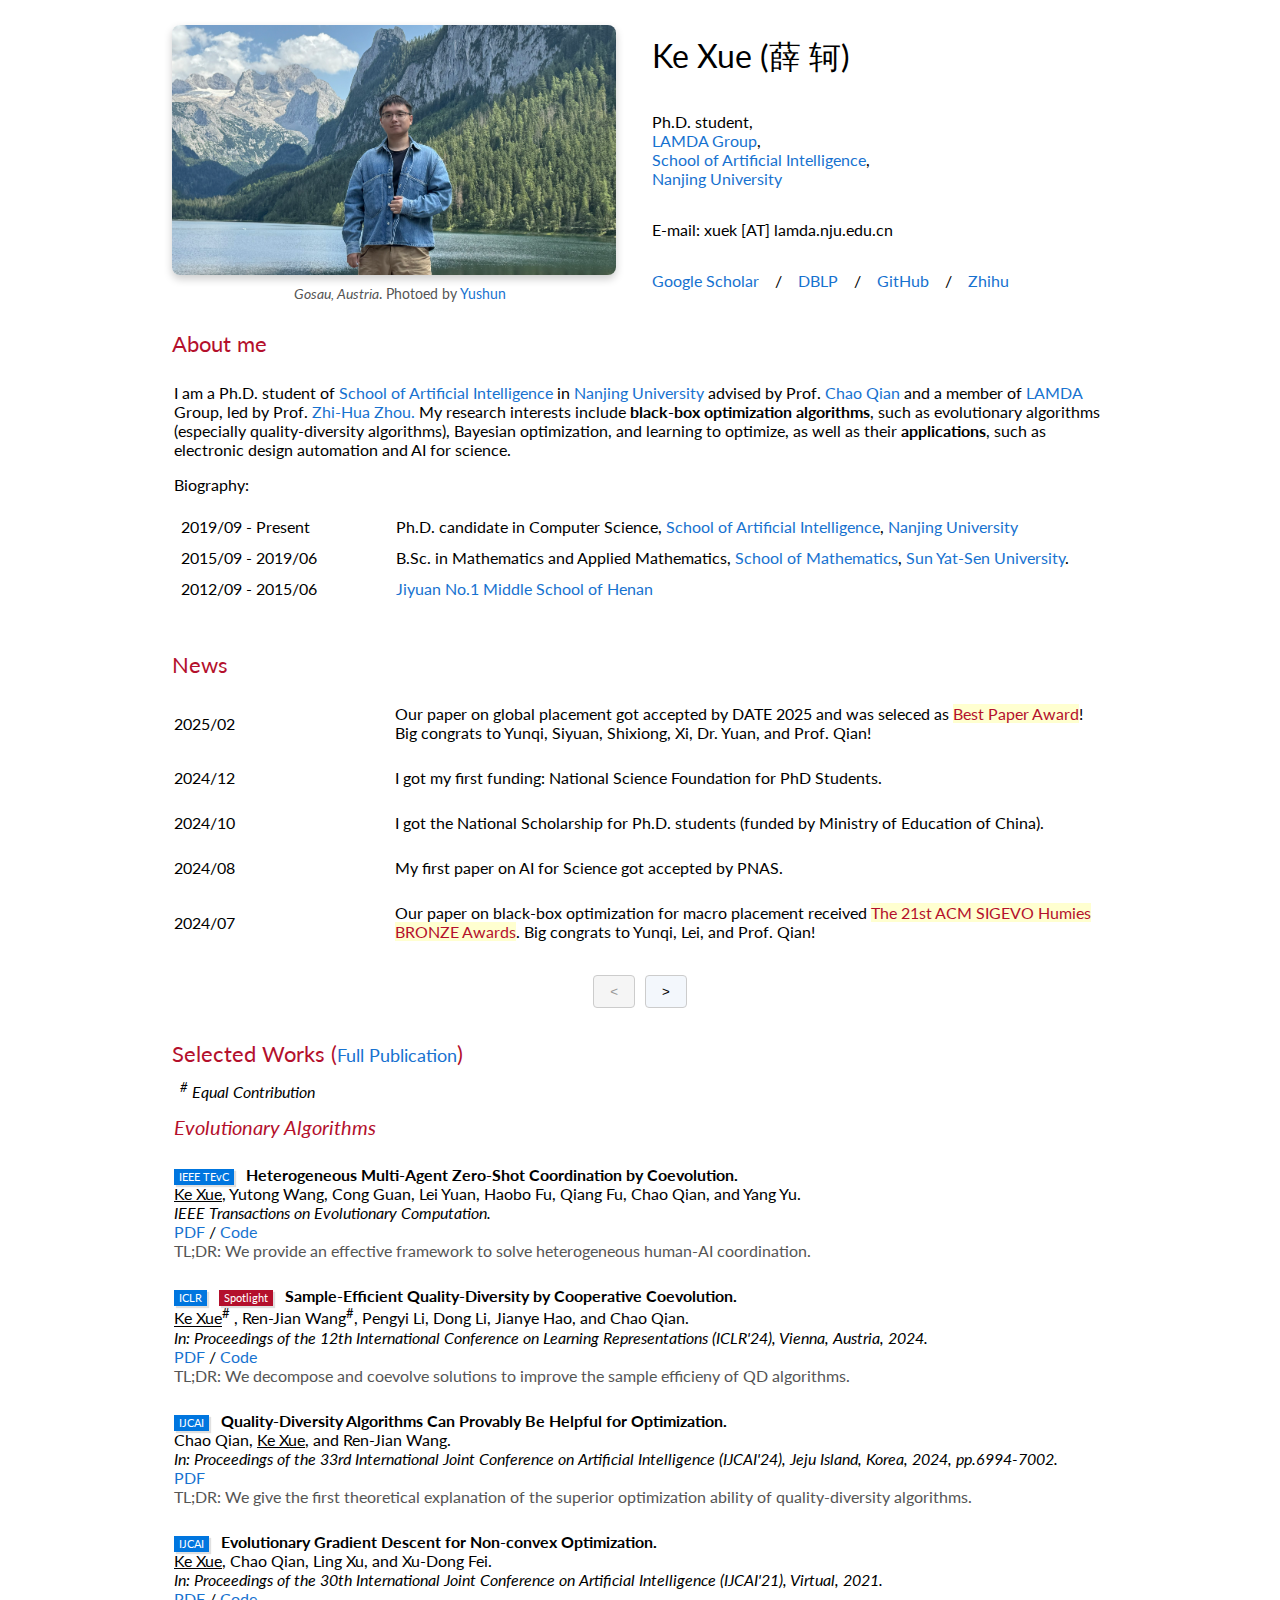
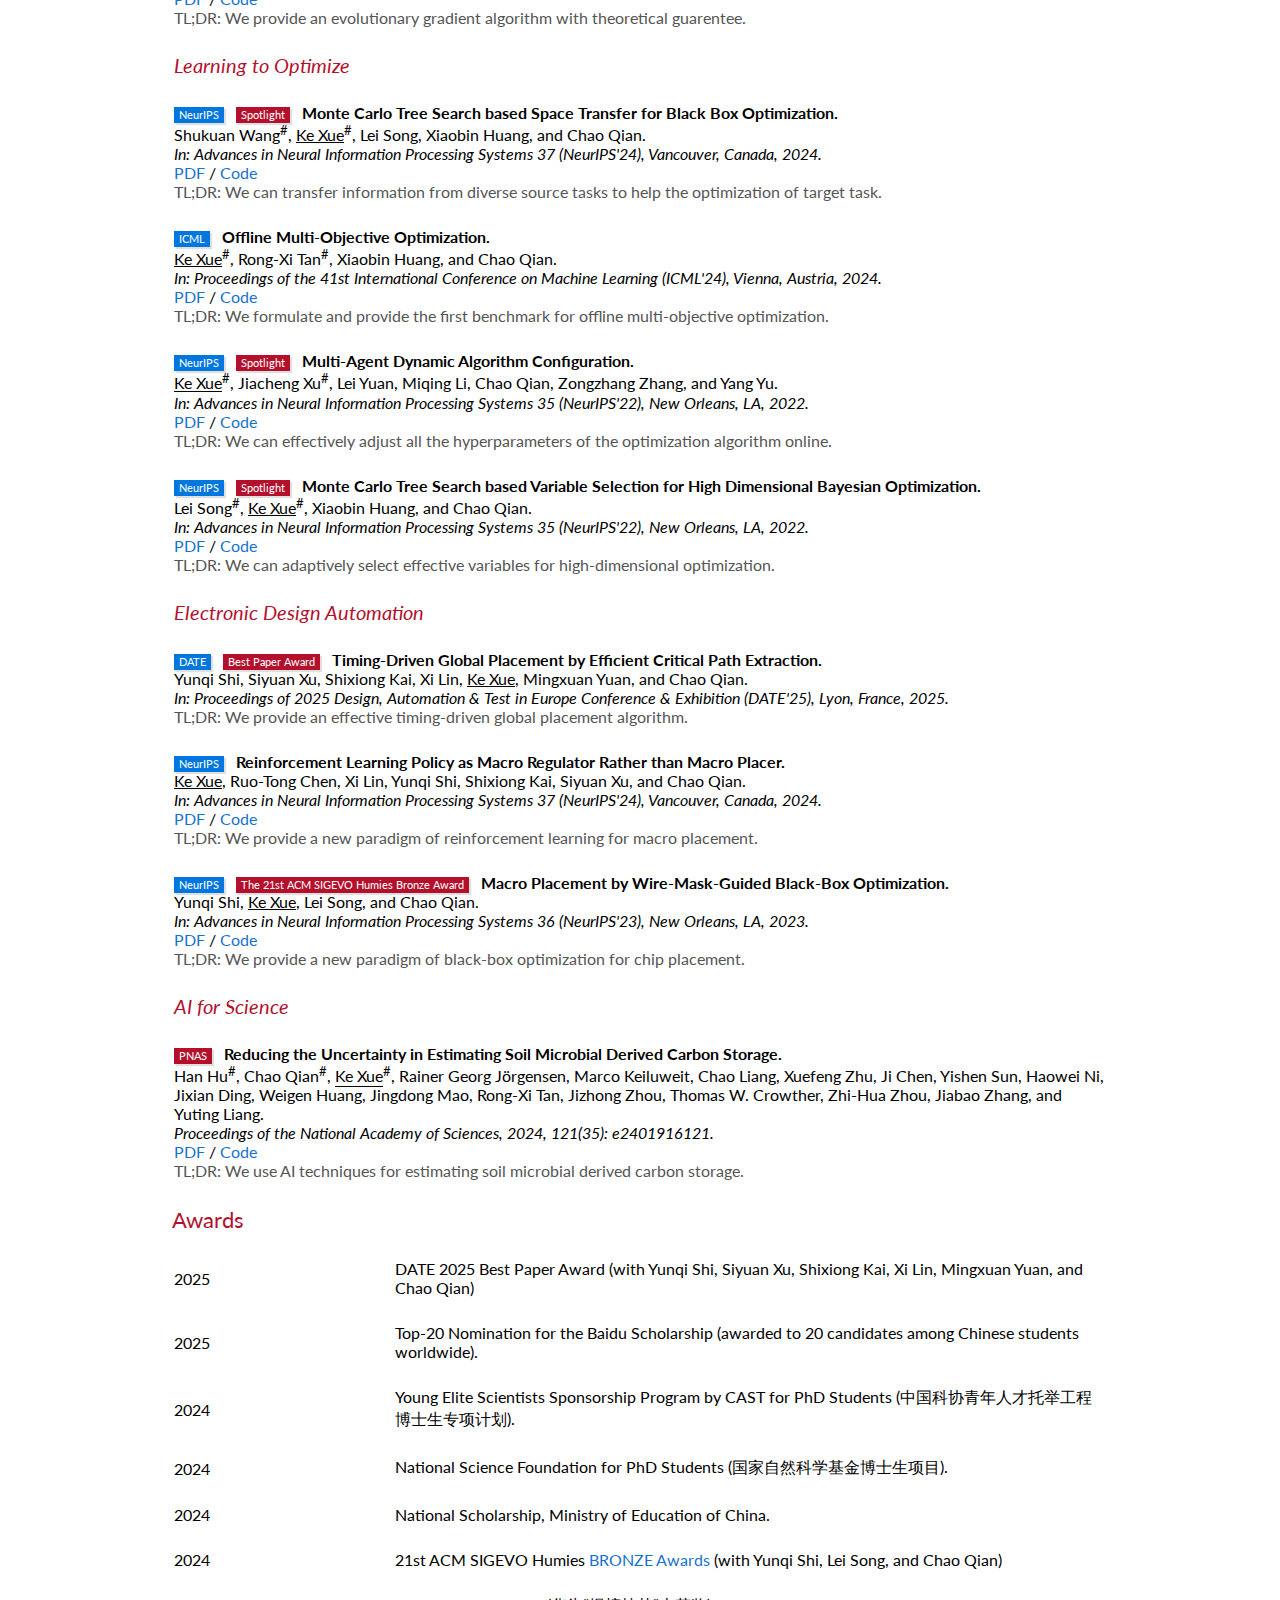
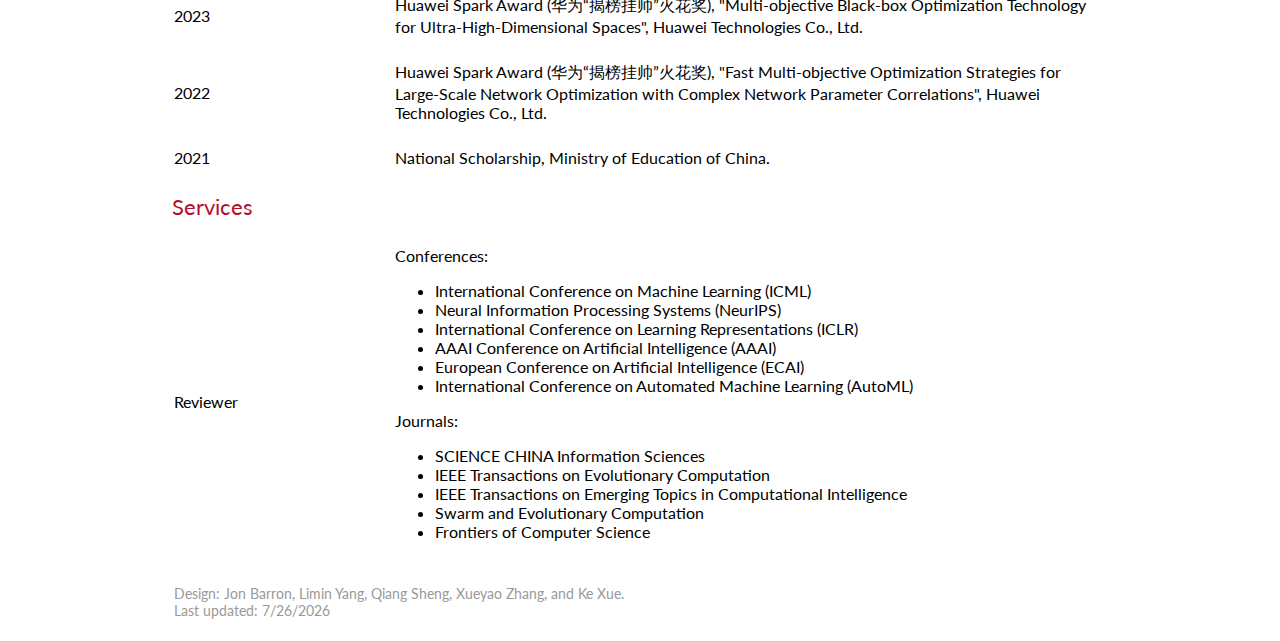
<file: index.html>
<!--
 * @Author: Jon Barron and Xueyao Zhang <xueyao_98@foxmail.com>
 * @Date: 2019-05-11 22:15:22
 * @Editors: whyisyoung
 * @EditTime: 2020-10-23 10:57:25
 -->
 <!DOCTYPE HTML PUBLIC "-//W3C//DTD HTML 4.01 Transitional//EN">

 <!-- https://ibruce.info/2015/04/04/busuanzi/#more -->
 <script async src="//busuanzi.ibruce.info/busuanzi/2.3/busuanzi.pure.mini.js"></script>
 
 <html>
 
 <head>
   <meta name=viewport content="width=device-width">
   <meta name="generator" content="HTML Tidy for Linux/x86 (vers 11 February 2007), see www.w3.org">
   <meta name="google-site-verification" content="p7SNRHPF7y83Q-nNBLkrxFhAAosW2t40unwTxByZ0vo" />
   <meta charset="utf-8">
 
   <style type="text/css">
     /* Color scheme stolen from Sergey Karayev */
 
     span.tag {
       font-size: 11px;
       color: #FFFFFF;
       /* color: #07889b; */
       background-color: #0076DF;
       box-shadow: 2px 2px 1px #E0E0E0;
       padding: 1px 5px 2px 5px;
     }
 
     span.wow {
       font-size: 11px;
       color: #FFFFFF;
       /* color: #07889b; */
       background-color: rgb(180, 16, 44);
       box-shadow: 2px 2px 1px #E0E0E0;
       padding: 1px 5px 2px 5px;
     }

     a {
       color: #1772d0;
       /* color: #07889b; */
       text-decoration: none;
     }
 
     a.black {
       color: #000000;
       /* color: #07889b; */
       text-decoration: none;
     }
 
     a:focus,
     a:hover {
       /* color: #e37222; #f09228; */
       color: rgb(180, 16, 44);
       text-decoration: none;
     }
 
     body,
     td,
     th,
     tr,
     p,
     a {
       font-family: 'Lato', Verdana, Helvetica, sans-serif;
       font-size: 16px
     }
 
     strong {
       font-family: 'Lato', Verdana, Helvetica, sans-serif;
       font-size: 16px;
     }
 
          
     .highlight {
            color: rgb(180, 16, 44);
        }

     heading {
       font-family: 'Lato', Verdana, Helvetica, sans-serif;
       font-size: 22px;
       /* color: #e3225c; */
       color: rgb(180, 16, 44);
       /* color: rgb(117, 15, 109); */
     }
 
     subheading {
       font-family: 'Lato', Verdana, Helvetica, sans-serif;
       font-size: 20px;
       font-style: italic;
       /* color: #e3225c; */
       color: rgb(180, 16, 44);
     }
 
     papertitle {
       font-family: 'Lato', Verdana, Helvetica, sans-serif;
       font-size: 16px;
       font-weight: bold;
     }
 
     name {
       font-family: 'Lato', Verdana, Helvetica, sans-serif;
       font-size: 32px;
     }
 
     .footer {
       font-family: 'Lato', Verdana, Helvetica, sans-serif;
       font-size: 14px;
       opacity: 0.75;
       color: #777;
     }
 
     .one {
       width: 160px;
       height: 160px;
       position: relative;
     }
 
     .two {
       width: 160px;
       height: 160px;
       position: absolute;
       transition: opacity .2s ease-in-out;
       -moz-transition: opacity .2s ease-in-out;
       -webkit-transition: opacity .2s ease-in-out;
     }
 
     .fade {
       transition: opacity .2s ease-in-out;
       -moz-transition: opacity .2s ease-in-out;
       -webkit-transition: opacity .2s ease-in-out;
     }
 
     span.highlight {
       background-color: #ffffd0;
     }
 
     span.artifact {
       color: #6cb41b;
       padding: 1px;
     }
 
     span.underline {
       border-bottom: 1px solid black;
       padding-bottom: 1px;
     }
 
     span.tldr {
       color: #555555;
     }
 
     em.highlight {
       color: #e37222;
     }

    .shadow-box {
            display: inline-block;
            padding: 0px;
            border-radius: 8px;
            box-shadow: 0 4px 8px rgba(0, 0, 0, 0.2);
            transition: transform 0.3s;
        }
    .shadow-box:hover {
            transform: scale(1.05);
        }
        img {
            border-radius: 8px;
            display: block;
            height: 250px;
        }
        .caption {
            font-size: 14px; /* 小字的字体大小 */
            color: #555; /* 字体颜色 */
            text-align: center; /* 使文本居中 */
            margin-top: 10px; /* 上方间距 */
        }
   </style>
   <link rel="icon" type="image/png" href="images/music.ico">
   <title>Ke Xue @ NJU</title>
   <meta http-equiv="Content-Type" content="text/html; charset=utf-8">
   <link rel="icon" sizes="192x192" href="nju_official.png">
   <link href='https://fonts.googleapis.com/css?family=Lato:400,700,400italic,700italic' rel='stylesheet'
     type='text/css'>
 </head>
 
 <body>
   <table width="960" border="0" align="center" cellspacing="0" cellpadding="0">
     <tr>
       <td>
         <!-- Intro Begin -->
         <table width="100%" align="left" border="0" cellspacing="0" cellpadding="12" style="table-layout:fixed;">
           <colgroup>
             <col span="1" style="width: 50%;">
             <col span="1" style="width: 50%;">
           </colgroup>
           <tr>
            <td valign="right">
                <div class="shadow-box">
                    <img src="xuek%20@%20LAMDA_files/xk_gosau.jpg" alt="Image">
                    
                </div>
                <p class="caption"> <i>Gosau, Austria</i>. Photoed by <a href="
                    https://zyushun.github.io/" style="font-size: 14px;" >Yushun</p>
            </td>
                
            <td valign="left">
            
            <div style="display: flex; flex-direction: column; justify-content: center;">
            <p style="margin: 0;">
            <p align="left">
            
            <name>Ke Xue (薛 轲)</name>
            
            </p>
            
            <p>
            Ph.D. student, <br>
            
            <a href="https://www.lamda.nju.edu.cn/MainPage.ashx">LAMDA Group</a>, <br>
            
            <a href="http://ai.nju.edu.cn/">School of Artificial Intelligence</a>, <br>
            
            <a href="http://www.nju.edu.cn/">Nanjing University</a>
            
            </p>
            
            <p align=left>
            E-mail: <span>xuek [AT] lamda.nju.edu.cn</span>

            </p>
            
            <p align=left>
            
            <a href="https://scholar.google.com/citations?user=78bZVOwAAAAJ">Google
            
            Scholar</a> &nbsp;&nbsp;&nbsp;/&nbsp;&nbsp;&nbsp;
            
            <a href="https://dblp.org/pid/93/2469-1.html">DBLP</a>
            
            &nbsp;&nbsp;&nbsp;/&nbsp;&nbsp;&nbsp;
            
            <a href="https://github.com/KeXue-NJU"> GitHub </a> &nbsp;&nbsp;&nbsp;/&nbsp;&nbsp;&nbsp;

            <a href="https://www.zhihu.com/people/xue-ke-nju">Zhihu</a>
            </div>
            </p>
            </td>
           </tr>
         </table>
         <!-- Intro End -->
 
         <!-- About Me -->
         <table width="100%" align="center" border="0" cellspacing="0" cellpadding="12">
           <tr>
             <td>
               <heading>About me</heading>
             </td>
           </tr>
         </table>
         <table width="100%" align="center" border="0" cellpadding="12" style="table-layout:fixed;">
           <tr>
             <td valign="center">
               <p>
                I am a Ph.D. student of <a href="http://ai.nju.edu.cn/">School of Artificial Intelligence</a> in
                <a href="http://www.nju.edu.cn/">Nanjing University</a> advised 
                by Prof.<a href="http://www.lamda.nju.edu.cn/qianc/">  Chao Qian </a> and a member of 
                <a href="http://www.lamda.nju.edu.cn/MainPage.ashx">LAMDA</a> Group, led by Prof. <a href="http://www.lamda.nju.edu.cn/zhouzh/">Zhi-Hua Zhou.</a>  
                My research interests include <b>black-box optimization algorithms</b>, such as evolutionary algorithms (especially quality-diversity algorithms), Bayesian optimization, and learning to optimize, as well as their <b>applications</b>, such as electronic design automation and AI for science.
               </p>

               <p>
                Biography:

                <table width="100%" align="center" border="0" cellpadding="5" style="table-layout:fixed;">
                    <colgroup>
                      <col span="1" style="width: 23%;">
                      <col span="1" style="width: 77%;">
                    </colgroup>
          
                    <tr>
                      <td valign="center">
                        2019/09 - Present
                      </td>
                      <td>
                        Ph.D. candidate in Computer Science, <a href="http://ai.nju.edu.cn/">School of Artificial Intelligence</a>, <a href="http://www.nju.edu.cn/">Nanjing University</a>
                      </td>
                    </tr>
                    <tr>
                        <td valign="center">
                       2015/09 - 2019/06
                        </td>
                        <td>
                        B.Sc. in Mathematics and Applied Mathematics, <a href="http://math.sysu.edu.cn/">School of Mathematics</a>, 
                    <a href="http://www.sysu.edu.cn/">Sun Yat-Sen University</a>.
                        </td>
                      </tr>
                      <tr>
                        <td valign="center">
                        2012/09 - 2015/06
                        </td>
                        <td>
                            <a href="https://www.hnjyyz.com/"> Jiyuan No.1 Middle School of Henan</a>
                        </td>
                      </tr>
                </p>
                </table>  
            </td>
        </tr>   
   </table>
            
    
         
         <!-- About me End -->
 
         <!-- News Begin -->
         <style>
            .milestone-container {
              position: relative;
              max-width: 100%;
              margin: 20px 0;
            }
            
            .milestone-page {
              display: none;
            }
            
            .milestone-page.active {
              display: block;
            }
            
            .nav-buttons {
              display: flex;
              justify-content: center;
              gap: 10px;
              margin: 20px 0;
            }
            
            .nav-btn {
              padding: 8px 16px;
              background-color: #F3F7FC;
              border: 1px solid #ccc;
              border-radius: 4px;
              cursor: pointer;
            }
            
            .nav-btn:hover {
              background-color: #e6e6e6;
            }
            
            .nav-btn:disabled {
              background-color: #f5f5f5;
              cursor: not-allowed;
              color: #999;
            }
          
            .cooperation-call {
              background-color: #F3F7FC!important;
              padding: 14px;
              margin-top: 20px;
            }
          </style>
          
         
            <div class="milestone-container">
              <table width="100%" align="center" border="0" cellspacing="0" cellpadding="12">
                <tr>
                  <td>
                    <heading>News</heading>
                  </td>
                </tr>
              </table>
              
              <div id="milestone-pages">
                <!-- Pages will be dynamically generated here -->
              </div>
            
              <div class="nav-buttons">
                <button class="nav-btn" id="prevBtn" onclick="changePage(-1)"> < </button>
                <button class="nav-btn" id="nextBtn" onclick="changePage(1)"> > </button>
              </div>
            </div>
            
            <style>
            .milestone-page {
              display: none;
            }
            .milestone-page.active {
              display: block;
            }
            </style>
            
            <script>
            const newsItems = [
              { date: "2025/02", content: "Our paper on global placement got accepted by DATE 2025 and was seleced as <span class='highlight'>Best Paper Award</span>! Big congrats to Yunqi, Siyuan, Shixiong, Xi, Dr. Yuan, and Prof. Qian!" },
              { date: "2024/12", content: "I got my first funding: National Science Foundation for PhD Students." },
              { date: "2024/10", content: "I got the National Scholarship for Ph.D. students (funded by Ministry of Education of China)."},
              { date: "2024/08", content: "My first paper on AI for Science got accepted by PNAS." },
              { date: "2024/07", content: "Our paper on black-box optimization for macro placement received <span class='highlight'>The 21st ACM SIGEVO Humies BRONZE Awards</span>. Big congrats to Yunqi, Lei, and Prof. Qian!" },
              { date: "2024/05", content: "My first paper on offline optimization got accepted by ICML 2024."},
              { date: "2023/09", content: "My first paper on electronic design automation got accepted by NeurIPS 2023."},
              { date: "2023/07", content: "My first time attending an international conference: IJCAI 2023  @ Macau 🇲🇴."},
              { date: "2022/12", content: "I got married💍. "},
              { date: "2022/09", content: "My first spotlight paper got accepted by NeurIPS 2022."},
              { date: "2022/01", content: "My first paper on Quality-Diversity optimization got accepted by ICLR 2022."},
              { date: "2021/11", content: "I got the National Scholarship for MS.C. students (funded by Ministry of Education of China)."},
              { date: "2021/04", content: "My first first-author paper got accepted by IJCAI 2021."},
              { date: "2020/04", content: "My first paper on Bayesian optimization got accepted by IJCAI 2020."},
              { date: "2019/09", content: "I entered Nanjing University as a MS.C. student <b>with</b> entrance examination."},
            ];
            const ITEMS_PER_PAGE = 5;
            let currentPage = 1;
            let totalPages = Math.ceil(newsItems.length / ITEMS_PER_PAGE);
            
            function createNewsTable(items) {
              return `
                <table width="100%" align="center" border="0" cellpadding="12" style="table-layout:fixed;">
                  <colgroup>
                    <col span="1" style="width: 23%;">
                    <col span="1" style="width: 77%;">
                  </colgroup>
                  ${items.map(item => `
                    <tr>
                      <td valign="center">${item.date}</td>
                      <td valign="center">${item.content}</td>
                    </tr>
                  `).join('')}
                </table>
              `;
            }
            
            function renderPages() {
              const container = document.getElementById('milestone-pages');
              container.innerHTML = '';
              
              for (let i = 0; i < totalPages; i++) {
                const startIndex = i * ITEMS_PER_PAGE;
                const pageItems = newsItems.slice(startIndex, startIndex + ITEMS_PER_PAGE);
                
                const pageDiv = document.createElement('div');
                pageDiv.className = `milestone-page ${i + 1 === currentPage ? 'active' : ''}`;
                pageDiv.setAttribute('data-page', i + 1);
                pageDiv.innerHTML = createNewsTable(pageItems);
                
                container.appendChild(pageDiv);
              }
            }
            
            function changePage(delta) {
              const newPage = currentPage + delta;
              if (newPage >= 1 && newPage <= totalPages) {
                currentPage = newPage;
                document.querySelectorAll('.milestone-page').forEach(page => {
                  page.classList.remove('active');
                  if (parseInt(page.getAttribute('data-page')) === currentPage) {
                    page.classList.add('active');
                  }
                });
                
                document.getElementById('prevBtn').disabled = currentPage === 1;
                document.getElementById('nextBtn').disabled = currentPage === totalPages;
              }
            }
            
            window.onload = function() {
              renderPages();
              document.getElementById('prevBtn').disabled = true;
              document.getElementById('nextBtn').disabled = totalPages === 1;
            };
            </script>
         <!-- News End -->
 
         <!-- Publications Begin -->
         <table width="100%" align="center" border="0" cellspacing="0" cellpadding="12">
           <tr>
             <td>
               <heading>Selected Works (<a
                href="full_pub_by_year.html", style="font-size: 18px;">Full Publication</a>)</heading>
             </td>
           </tr>
         </table>

         <table width="100%" align="left" border="0" cellspacing="0" cellpadding="12">
            &nbsp;&nbsp;&nbsp;&nbsp;  <i><sup>#</sup> Equal Contribution</i>
         </table>
         <table width="100%" align="center" border="0" cellpadding="12" style="table-layout:fixed;">

           <td>
             <subheading>Evolutionary Algorithms</subheading>
           </td>

           <tr>
            <td valign="center">
              <span class="tag">IEEE TEvC</span>&nbsp;&nbsp;
              <papertitle>Heterogeneous Multi-Agent Zero-Shot Coordination by Coevolution.  </papertitle>
              <br>
              <u>Ke Xue</u>, Yutong Wang, Cong Guan, Lei Yuan, Haobo Fu, Qiang Fu, Chao Qian, and Yang Yu.    
              <br>
              <i>IEEE Transactions on Evolutionary Computation. </i>
              <br>
              <a href="https://ieeexplore.ieee.org/document/10730789">PDF</a> /
              <a href="https://github.com/lamda-bbo/maze">Code</a> 
              <br>
              <span class="tldr">TL;DR: We provide an effective framework to solve heterogeneous human-AI coordination.
              </span>
            </td>
          </tr>

           <tr>
            <td valign="center">
              <span class="tag">ICLR</span>&nbsp;&nbsp;
              <span class="wow"> Spotlight</span>&nbsp;&nbsp;
              <papertitle>Sample-Efficient Quality-Diversity by Cooperative Coevolution. </papertitle>
              <br>
              <u>Ke Xue</u><sup>#</sup> , Ren-Jian Wang<sup>#</sup>, Pengyi Li, Dong Li, Jianye Hao, and Chao Qian.   
              <br>
              <i>In: Proceedings of the 12th International Conference on Learning Representations (ICLR'24), Vienna, Austria, 2024. </i>
              <br>
              <a href="https://openreview.net/pdf?id=JDud6zbpFv">PDF</a> /
              <a href="https://github.com/lamda-bbo/RefQD">Code</a> 
              <br>
              <span class="tldr">TL;DR: We decompose and coevolve solutions to improve the sample efficieny of QD algorithms.
              </span>
            </td>
          </tr>

          <tr>
            <td valign="center">
              <span class="tag">IJCAI</span>&nbsp;&nbsp;
              <papertitle>Quality-Diversity Algorithms Can Provably Be Helpful for Optimization.</papertitle>
              <br>
              Chao Qian, <u>Ke Xue</u>, and Ren-Jian Wang.   
              <br>
              <i>In: Proceedings of the 33rd International Joint Conference on Artificial Intelligence (IJCAI'24), Jeju Island, Korea, 2024, pp.6994-7002.  </i>
              <br>
              <a href="https://arxiv.org/abs/2401.10539">PDF</a>
              <br>
              <span class="tldr">TL;DR: We give the first theoretical explanation of the superior optimization ability of quality-diversity algorithms.
              </span>
            </td>
          </tr>

          <tr>
            <td valign="center">
              <span class="tag">IJCAI</span>&nbsp;&nbsp;
              <papertitle>Evolutionary Gradient Descent for Non-convex Optimization.</papertitle>
              <br>
              <u>Ke Xue</u>, Chao Qian, Ling Xu, and Xu-Dong Fei.   
              <br>
              <i>In: Proceedings of the 30th International Joint Conference on Artificial Intelligence (IJCAI'21), Virtual, 2021. </i>
              <br>
              <a href="https://www.ijcai.org/proceedings/2021/443">PDF</a> /
              <a href="http://www.lamda.nju.edu.cn/qianc/code_EGD.html">Code</a>
              <br>
              <span class="tldr">TL;DR: We provide an evolutionary gradient algorithm with theoretical guarentee.
              </span>
            </td>
          </tr>

            
          <td>
            <subheading>Learning to Optimize</subheading>
          </td>

          <tr>
           <td valign="center">
             <span class="tag">NeurIPS</span>&nbsp;&nbsp;
             <span class="wow"> Spotlight</span>&nbsp;&nbsp;
             <papertitle>Monte Carlo Tree Search based Space Transfer for Black Box Optimization.</papertitle>
             <br>
             Shukuan Wang<sup>#</sup>, <u>Ke Xue</u><sup>#</sup>, Lei Song, Xiaobin Huang, and Chao Qian.
             <br>
             <i> In: Advances in Neural Information Processing Systems 37 (NeurIPS'24), Vancouver, Canada, 2024.</i>
             <br>
             <a href="https://openreview.net/forum?id=T5UfIfmDbq">PDF</a> /
             <a href="https://github.com/lamda-bbo/mcts-transfer">Code</a>
             <br>
             <span class="tldr">TL;DR: We can transfer information from diverse source tasks to help the optimization of target task.
             </span>
           </td>
         </tr>

         <tr>
            <td valign="center">
              <span class="tag">ICML</span>&nbsp;&nbsp;
              <papertitle>Offline Multi-Objective Optimization.</papertitle>
              <br>
              <u>Ke Xue</u><sup>#</sup>, Rong-Xi Tan<sup>#</sup>, Xiaobin Huang, and Chao Qian.
              <br>
              <i> In: Proceedings of the 41st International Conference on Machine Learning (ICML'24), Vienna, Austria, 2024.</i>
              <br>
              <a href="https://openreview.net/pdf?id=3AuoStfUIH">PDF</a> /
              <a href="https://github.com/lamda-bbo/offline-moo">Code</a>
              <br>
              <span class="tldr">TL;DR: We formulate and provide the first benchmark for offline multi-objective optimization.
              </span>
            </td>
          </tr>

         <tr>
            <td valign="center">
              <span class="tag">NeurIPS</span>&nbsp;&nbsp;
              <span class="wow"> Spotlight</span>&nbsp;&nbsp;
              <papertitle>Multi-Agent Dynamic Algorithm Configuration.</papertitle>
              <br>
              <u>Ke Xue</u><sup>#</sup>, Jiacheng Xu<sup>#</sup>, Lei Yuan, Miqing Li, Chao Qian, Zongzhang Zhang, and Yang Yu.  
              <br>
              <i>In: Advances in Neural Information Processing Systems 35 (NeurIPS'22), New Orleans, LA, 2022. </i>
              <br>
              <a href="https://openreview.net/forum?id=h3jZCLjhtmV">PDF</a> /
              <a href="https://github.com/lamda-bbo/madac">Code</a>
              <br>
              <span class="tldr">TL;DR: We can effectively adjust all the hyperparameters of the optimization algorithm online.
              </span>
            </td>
          </tr>

          <tr>
            <td valign="center">
              <span class="tag">NeurIPS</span>&nbsp;&nbsp;
              <span class="wow"> Spotlight</span>&nbsp;&nbsp;
              <papertitle>Monte Carlo Tree Search based Variable Selection for High Dimensional Bayesian Optimization.</papertitle>
              <br>
              Lei Song<sup>#</sup>, <u>Ke Xue</u><sup>#</sup>, Xiaobin Huang, and Chao Qian.   
              <br>
              <i>In: Advances in Neural Information Processing Systems 35 (NeurIPS'22), New Orleans, LA, 2022. </i>
              <br>
              <a href="https://openreview.net/forum?id=SUzPos_pUC">PDF</a> /
              <a href="https://github.com/lamda-bbo/MCTS-VS">Code</a>
              <br>
              <span class="tldr">TL;DR: We can adaptively select effective variables for high-dimensional optimization.
              </span>
            </td>
          </tr>

           <td>
             <subheading>Electronic Design Automation</subheading>
           </td>

           <tr>
            <td valign="center">
              <span class="tag">DATE</span>&nbsp;&nbsp;
              <span class="wow"> Best Paper Award</span>&nbsp;&nbsp;
              <papertitle>Timing-Driven Global Placement by Efficient Critical Path Extraction. </papertitle>
              <br>
              Yunqi Shi, Siyuan Xu, Shixiong Kai, Xi Lin, <u>Ke Xue</u>, Mingxuan Yuan, and Chao Qian.
              <br>
              <i> In: Proceedings of 2025 Design, Automation & Test in Europe Conference & Exhibition (DATE'25), Lyon, France, 2025. </i>
              <br>
              <span class="tldr">TL;DR: We provide an effective timing-driven global placement algorithm.
              </span>
            </td>
          </tr>

           <tr>
             <td valign="center">
               <span class="tag">NeurIPS</span>&nbsp;&nbsp;
               <papertitle>Reinforcement Learning Policy as Macro Regulator Rather than Macro Placer.</papertitle>
               <br>
               <u>Ke Xue</u>, Ruo-Tong Chen, Xi Lin, Yunqi Shi, Shixiong Kai, Siyuan Xu, and Chao Qian. 
               <br>
               <i> In: Advances in Neural Information Processing Systems 37 (NeurIPS'24), Vancouver, Canada, 2024.</i>
               <br>
               <a href="https://openreview.net/forum?id=jeWZStUavo">PDF</a> /
               <a href="https://github.com/lamda-bbo/macro-regulator">Code</a>
               <br>
               <span class="tldr">TL;DR: We provide a new paradigm of reinforcement learning for macro placement.
               </span>
             </td>
           </tr>
    
           <tr>
            <td valign="center">
              <span class="tag">NeurIPS</span>&nbsp;&nbsp;
              <span class="wow">The 21st ACM SIGEVO Humies Bronze Award</span>&nbsp;&nbsp;
              <papertitle>Macro Placement by Wire-Mask-Guided Black-Box Optimization. 
              </papertitle>
              <br>
              Yunqi Shi, <u>Ke Xue</u>, Lei Song, and Chao Qian.  
              <br>
              <i> In: Advances in Neural Information Processing Systems 36 (NeurIPS'23), New Orleans, LA, 2023.</i>
              <br>
              <a href="https://openreview.net/pdf?id=hoyL1Ypjoo">PDF</a> /
              <a href="https://github.com/lamda-bbo/WireMask-BBO">Code</a>
              <br>
              <span class="tldr">TL;DR: We provide a new paradigm of black-box optimization for chip placement.
              </span>
            </td>
          </tr>
          
           <td>
            <subheading>AI for Science</subheading>
          </td>
          <tr>
            <td valign="center">
              <span class="wow"> PNAS</span>&nbsp;&nbsp;
              <papertitle>Reducing the Uncertainty in Estimating Soil Microbial Derived Carbon Storage.</papertitle>
              <br>
              Han Hu<sup>#</sup>, Chao Qian<sup>#</sup>, <span class="underline">Ke Xue</span><sup>#</sup>, Rainer Georg Jörgensen, Marco Keiluweit, Chao Liang, Xuefeng Zhu, Ji Chen, Yishen Sun, Haowei Ni, Jixian Ding, Weigen Huang, Jingdong Mao, Rong-Xi Tan, Jizhong Zhou, Thomas W. Crowther, Zhi-Hua Zhou, Jiabao Zhang, and Yuting Liang.
              <br>
              <i>Proceedings of the National Academy of Sciences, 2024, 121(35): e2401916121.</i>
              <br>
              <a href="https://www.pnas.org/doi/10.1073/pnas.2401916121">PDF</a> / 
              <a href="https://anonymous.4open.science/r/soil_code/README.md">Code</a>
              <br>
              <span class="tldr">TL;DR: We use AI techniques for estimating soil microbial derived carbon storage.
              </span>
            </td>
          </tr>
         </table>
         <!-- Publications End -->


         <!-- Awards Begin -->
         <table width="100%" align="center" border="0" cellspacing="0" cellpadding="12">
           <tr>
             <td>
               <heading>Awards</heading>
             </td>
           </tr>
         </table>
         <table width="100%" align="center" border="0" cellpadding="12" style="table-layout:fixed;">
           <colgroup>
             <col span="1" style="width: 23%;">
             <col span="1" style="width: 77%;">
           </colgroup>
 
           <tr>
            <td valign="center">
              2025
            </td>
            <td>
              DATE 2025 Best Paper Award (with Yunqi Shi, Siyuan Xu, Shixiong Kai, Xi Lin, Mingxuan Yuan, and Chao Qian)
            </td>
          </tr>

          <tr>
            <td valign="center">
              2025
            </td>
            <td>
            Top-20 Nomination for the Baidu Scholarship (awarded to 20 candidates among Chinese students worldwide).
            </td>
          </tr>
          
          <tr>
            <td valign="center">
              2024
            </td>
            <td>
              Young Elite Scientists Sponsorship Program by CAST for PhD Students (中国科协青年人才托举工程博士生专项计划).
            </td>
          </tr>

          <tr>
            <td valign="center">
              2024
            </td>
            <td>
              National Science Foundation for PhD Students (国家自然科学基金博士生项目).
            </td> 
          </tr>

           <tr>
             <td valign="center">
               2024
             </td>
             <td>
              National Scholarship, Ministry of Education of China.
             </td>
           </tr>
           
           <tr>
             <td valign="center">
               2024
             </td>
             <td>
              21st ACM SIGEVO Humies <a href="https://gecco-2024.sigevo.org/Humies-Awards">BRONZE Awards</a> (with Yunqi Shi, Lei Song, and Chao Qian)
             </td>
           </tr>

           <tr>
            <td valign="center">
              2023
            </td>
            <td>
              Huawei Spark Award (华为“揭榜挂帅”火花奖), "Multi-objective Black-box Optimization Technology for Ultra-High-Dimensional Spaces", Huawei Technologies Co., Ltd.
            </td>
          </tr>

          <tr>
            <td valign="center">
              2022
            </td>
            <td>
              Huawei Spark Award (华为“揭榜挂帅”火花奖), "Fast Multi-objective Optimization Strategies for Large-Scale Network Optimization with Complex Network Parameter Correlations", Huawei Technologies Co., Ltd. 
            </td>
          </tr>
          
          <tr>
            <td valign="center">
              2021
            </td>
            <td>
              National Scholarship, Ministry of Education of China.
            </td>
          </tr>
         
 
         </table>
         <!-- Awards End -->
 

        <!-- Services Begin -->
        <table width="100%" align="center" border="0" cellspacing="0" cellpadding="12">
        <tr>
            <td>
            <heading>Services</heading>
            </td>
        </tr>
        </table>
        <table width="100%" align="center" border="0" cellpadding="12" style="table-layout:fixed;">
        <colgroup>
            <col span="1" style="width: 23%;">
            <col span="1" style="width: 77%;">
        </colgroup>
        </table>
        <table width="100%" align="center" border="0" cellpadding="12" style="table-layout:fixed;">
        <colgroup>
            <col span="1" style="width: 23%;">
            <col span="1" style="width: 77%;">
        </colgroup>
        <tr>
            <td valign="center">
            Reviewer
            </td>
            <td>
            Conferences:
            <ul>
                <li>International Conference on Machine Learning (ICML)</li>
                <li>Neural Information Processing Systems (NeurIPS)</li>
                <li>International Conference on Learning Representations (ICLR)</li>
                <li>AAAI Conference on Artificial Intelligence (AAAI)</li>
                <li>European Conference on Artificial Intelligence (ECAI)</li>
                <li>International Conference on Automated Machine Learning (AutoML)</li>
            </ul>
            Journals:
            <ul>
                <li>SCIENCE CHINA Information Sciences</li>
                <li>IEEE Transactions on Evolutionary Computation</li>
                <li>IEEE Transactions on Emerging Topics in Computational Intelligence</li>
                <li>Swarm and Evolutionary Computation</li>
                <li>Frontiers of Computer Science</li>
            </ul>
            </td>
        </tr>
        </table>
        <!-- Services End -->

         <table width="100%" align="center" border="0" cellpadding="12">
           <tr>
             <td width="100%" valign="center">
               <p class="footer">
                 Design: <a href="https://jonbarron.info/" style="color: #777; font-size: 14px;">Jon
                   Barron</a>, <a href="https://liminyang.web.illinois.edu/  "
                   style="color: #777; font-size: 14px;">Limin Yang</a>, <a href="https://sheng-qiang.github.io/"
                   style="color: #777; font-size: 14px;">Qiang Sheng</a>, <a href="https://www.zhangxueyao.com/"
                   style="color: #777; font-size: 14px;">Xueyao
                   Zhang</a>, and <a href="https://www.lamda.nju.edu.cn/xuek/"
                   style="color: #777; font-size: 14px;"> Ke Xue.<br>
                 Last updated:
                 <script>
                   t = new Date(document.lastModified).toLocaleDateString()
                   document.write(t);
                 </script>
               </p>
             </td>
           </tr>
         </table>
       </td>
     </tr>
   </table>
 </body>
 
 </html>
</file>
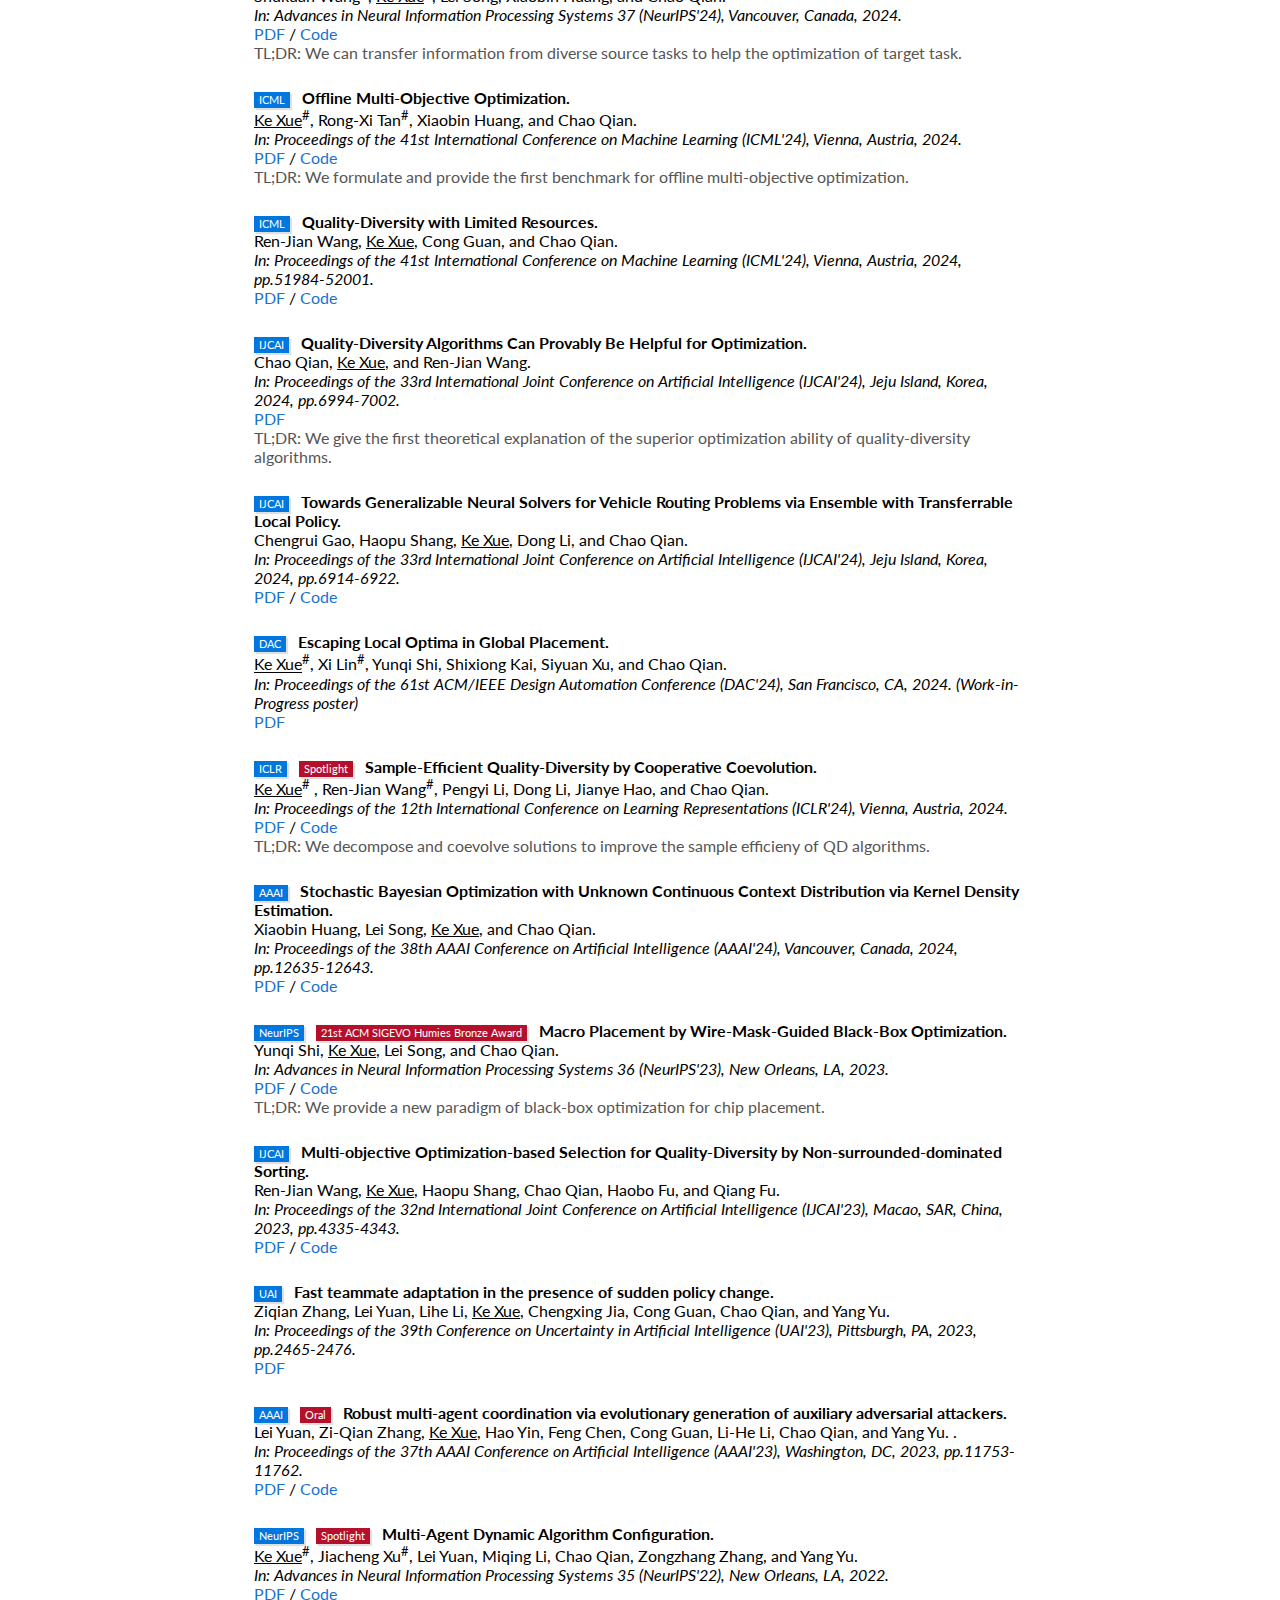
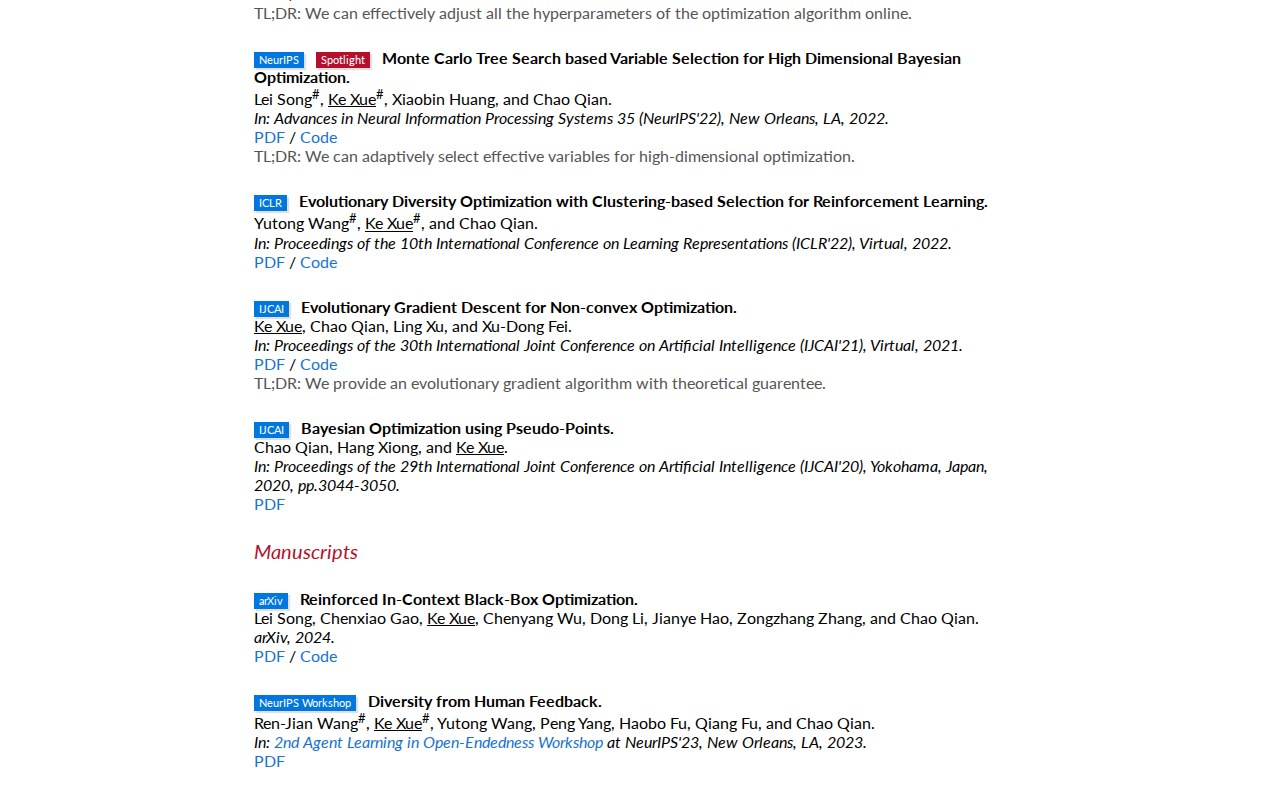
<file: full_pub_by_year.html>
<!DOCTYPE HTML PUBLIC "-//W3C//DTD HTML 4.01 Transitional//EN">
 <!-- https://ibruce.info/2015/04/04/busuanzi/#more -->
 <script async src="//busuanzi.ibruce.info/busuanzi/2.3/busuanzi.pure.mini.js"></script>
 
 <html>
 
 <head>
   <meta name=viewport content="width=device-width">
   <meta name="generator" content="HTML Tidy for Linux/x86 (vers 11 February 2007), see www.w3.org">
   <meta name="google-site-verification" content="p7SNRHPF7y83Q-nNBLkrxFhAAosW2t40unwTxByZ0vo" />
   <meta charset="utf-8">
 
   <style type="text/css">
     /* Color scheme stolen from Sergey Karayev */
 
     span.tag {
       font-size: 11px;
       color: #FFFFFF;
       /* color: #07889b; */
       background-color: #0076DF;
       box-shadow: 2px 2px 1px #E0E0E0;
       padding: 1px 5px 2px 5px;
     }
 
     span.wow {
       font-size: 11px;
       color: #FFFFFF;
       /* color: #07889b; */
       background-color: rgb(180, 16, 44);
       box-shadow: 2px 2px 1px #E0E0E0;
       padding: 1px 5px 2px 5px;
     }

     a {
       color: #1772d0;
       /* color: #07889b; */
       text-decoration: none;
     }
 
     a.black {
       color: #000000;
       /* color: #07889b; */
       text-decoration: none;
     }
 
     a:focus,
     a:hover {
       /* color: #e37222; #f09228; */
       color: rgb(180, 16, 44);
       text-decoration: none;
     }
 
     body {
            margin: 0;
            padding: 0;
            display: flex;
            justify-content: center; /* 水平居中 */
            align-items: center; /* 垂直居中 */
            
            
        }
        .container {
            max-width: 800px; /* 最大宽度 */
            width: 100%; /* 自适应宽度 */
            padding: 20px; /* 内边距 */
            background-color: white; /* 内容背景颜色 */
          
        }
     td,
     th,
     tr,
     p,
     a {
       font-family: 'Lato', Verdana, Helvetica, sans-serif;
       font-size: 16px
     }
 
     strong {
       font-family: 'Lato', Verdana, Helvetica, sans-serif;
       font-size: 16px;
     }
 
          
     .highlight {
            color: rgb(180, 16, 44);
        }

     heading {
       font-family: 'Lato', Verdana, Helvetica, sans-serif;
       font-size: 22px;
       /* color: #e3225c; */
       color: rgb(180, 16, 44);
       /* color: rgb(117, 15, 109); */
     }
 
     subheading {
       font-family: 'Lato', Verdana, Helvetica, sans-serif;
       font-size: 20px;
       font-style: italic;
       /* color: #e3225c; */
       color: rgb(180, 16, 44);
     }
 
     papertitle {
       font-family: 'Lato', Verdana, Helvetica, sans-serif;
       font-size: 16px;
       font-weight: bold;
     }
 
     name {
       font-family: 'Lato', Verdana, Helvetica, sans-serif;
       font-size: 32px;
     }
 
     .footer {
       font-family: 'Lato', Verdana, Helvetica, sans-serif;
       font-size: 14px;
       opacity: 0.75;
       color: #777;
     }
 
     .one {
       width: 160px;
       height: 160px;
       position: relative;
     }
 
     .two {
       width: 160px;
       height: 160px;
       position: absolute;
       transition: opacity .2s ease-in-out;
       -moz-transition: opacity .2s ease-in-out;
       -webkit-transition: opacity .2s ease-in-out;
     }
 
     .fade {
       transition: opacity .2s ease-in-out;
       -moz-transition: opacity .2s ease-in-out;
       -webkit-transition: opacity .2s ease-in-out;
     }
 
     span.highlight {
       background-color: #ffffd0;
     }
 
     span.artifact {
       color: #6cb41b;
       padding: 1px;
     }
 
     span.underline {
       border-bottom: 1px solid black;
       padding-bottom: 1px;
     }
 
     span.tldr {
       color: #555555;
     }
 
     em.highlight {
       color: #e37222;
     }

    .shadow-box {
            display: inline-block;
            padding: 0px;
            border-radius: 8px;
            box-shadow: 0 4px 8px rgba(0, 0, 0, 0.2);
            transition: transform 0.3s;
        }
    .shadow-box:hover {
            transform: scale(1.05);
        }
        img {
            border-radius: 8px;
            display: block;
            height: 250px;
        }
        .caption {
            font-size: 14px; /* 小字的字体大小 */
            color: #555; /* 字体颜色 */
            text-align: center; /* 使文本居中 */
            margin-top: 10px; /* 上方间距 */
        }
   </style>
   <link rel="icon" type="image/png" href="images/music.ico">
   <title>Ke Xue @ NJU</title>
   <meta http-equiv="Content-Type" content="text/html; charset=utf-8">
   <link rel="icon" sizes="192x192" href="nju_official.png">
   <link href='https://fonts.googleapis.com/css?family=Lato:400,700,400italic,700italic' rel='stylesheet'
     type='text/css'>
 </head>
 
<body>
  <div class="container">

    <table width="100%" align="center" border="0" cellspacing="0" cellpadding="12">
        <tr>
          <td>
            <heading>Full Publication</heading>
          </td>
        </tr>
    </table>
      
    <table width="100%" align="center" border="0" cellpadding="12" style="table-layout:fixed;">
        <tr>
            <td>
                My research interest includes <i><b>black-box optimizaiton algorithms</b></i>:
                <ul>
                <li><i><b>Evolutionary Algorithms</b></i>, such as quality-diversity optimization, cooperative coevolution, evolutionary gradient algorithm. </li>
                <li><i><b>Learning to Optimize</b></i>, such as Bayesian optimization, learning to evaluate, learning to configurate, learning the search space, and learning to transfer.</li>
                </ul>
                and their <i><b>applications</b></i>:
                <ul>
                    <li><i><b>Electronic Design Automation</b></i>, such as macro placement and global placement.</li>
                    <li><i><b>AI for Science</b></i>.</li>
                    <li><i><b>Human-AI Coordination</b></i>.</li>
                </ul>
                <i><sup>#</sup> Equal Contribution</i>
            </td>
        </tr>
    </table>
      

      <table width="100%" align="center" border="0" cellpadding="12" style="table-layout:fixed;">

        <td>
        <subheading >Journal Article</subheading>
        </td>

        <tr>
        <td valign="center">
          <span class="wow">PNAS</span>&nbsp;&nbsp;
          <papertitle>Reducing the Uncertainty in Estimating Soil Microbial Derived Carbon Storage.</papertitle>
          <br>
          Han Hu<sup>#</sup>, Chao Qian<sup>#</sup>, <span class="underline">Ke Xue</span><sup>#</sup>, Rainer Georg Jörgensen, Marco Keiluweit, Chao Liang, Xuefeng Zhu, Ji Chen, Yishen Sun, Haowei Ni, Jixian Ding, Weigen Huang, Jingdong Mao, Rong-Xi Tan, Jizhong Zhou, Thomas W. Crowther, Zhi-Hua Zhou, Jiabao Zhang, and Yuting Liang.
          <br>
          <i>Proceedings of the National Academy of Sciences, 2024, 121(35): e2401916121.</i>
          <br>
          <a href="https://www.pnas.org/doi/10.1073/pnas.2401916121">PDF</a> / 
          <a href="https://anonymous.4open.science/r/soil_code/README.md">Code</a>
          <br>
          <span class="tldr">TL;DR: We use AI techniques for estimating soil microbial derived carbon storage.
          </span>
        </td>
      </tr>

      <tr>
        <td valign="center">
          <span class="tag">IEEE TEvC</span>&nbsp;&nbsp;
          <papertitle>Heterogeneous Multi-Agent Zero-Shot Coordination by Coevolution.  </papertitle>
          <br>
          <u>Ke Xue</u>, Yutong Wang, Cong Guan, Lei Yuan, Haobo Fu, Qiang Fu, Chao Qian, and Yang Yu.    
          <br>
          <i>IEEE Transactions on Evolutionary Computation. </i>
          <br>
          <a href="https://ieeexplore.ieee.org/document/10730789">PDF</a> /
          <a href="https://github.com/lamda-bbo/maze">Code</a> 
          <br>
          <span class="tldr">TL;DR: We provide an effective framework to solve heterogeneous human-AI coordination.
          </span>
        </td>
      </tr>

      <tr>
      <td valign="center">
        <span class="tag">TMLR</span>&nbsp;&nbsp;
        <papertitle>One by One, Continual Coordinating with Humans via Hyper-Teammate Identification.</papertitle>
        <br>
        Cong Guan, Feng Chen, <u>Ke Xue</u>, Chunpeng Fan, Lichao Zhang, Ziqian Zhang, Pengyao Zhao, Zongzhang Zhang, Chao Qian, Lei Yuan, Yang Yu.     
        <br>
        <i>Transactions on Machine Learning Research.</i>
        <br>
      </td>
    </tr>


    <tr>
      <td valign="center">
        <span class="tag">FCS</span>&nbsp;&nbsp;
        <papertitle>Open and Real-World Human-AI Coordination by Heterogeneous Training with Communication.</papertitle>
        <br>
        Cong Guan, <u>Ke Xue</u>, Chunpeng Fan, Feng Chen, Lei Yuan, Chao Qian, and Yang Yu.    
        <br>
        <i>Frontiers of Computer Science, 2025, 19(4): 194314.</i>
        <br>
        <a href="https://journal.hep.com.cn/fcs/EN/10.1007/s11704-024-3797-6">PDF</a>
        <br>
      </td>
    </tr>


  
         
      <td>
        <subheading>Conference Paper</subheading>
      </td>


      <tr>
        <td valign="center">
          <span class="tag">DAC</span>&nbsp;&nbsp;
          <papertitle>ReMaP: Macro Placement by Recursively Prototyping and Periphery-Guided Relocating. </papertitle>
          <br>
          Yunqi Shi, Xi Lin, Siyuan Xu, Shixiong Kai, <u>Ke Xue</u>, Mingxuan Yuan, Chao Qian and Zhi-Hua Zhou
          <br>
          <i> In: Proceedings of the 62nd ACM/IEEE Design Automation Conference (DAC’25), San Francisco, CA, 2025.</i>
          <br>
          <!-- <a href="https://arxiv.org/abs/2410.11502">PDF</a> /
          <a href="https://github.com/trxcc/Offline-RaM">Code</a>
          <br> -->
          </span>
        </td>
      </tr>

      <tr>
        <td valign="center">
          <span class="tag">ICLR</span>&nbsp;&nbsp;
          <papertitle>Offline Model-Based Optimization by Learning to Rank. </papertitle>
          <br>
          Rong-Xi Tan, <u>Ke Xue</u>, Shen-Huan Lyu, Haopu Shang, Yao Wang, Yaoyuan Wang, Sheng Fu, and Chao Qian.
          <br>
          <i> In: Proceedings of the 13th International Conference on Learning Representation (ICLR’25), Singapore, 2025.</i>
          <br>
          <a href="https://arxiv.org/abs/2410.11502">PDF</a> /
          <a href="https://github.com/trxcc/Offline-RaM">Code</a>
          <br>
          </span>
        </td>
      </tr>


      <tr>
        <td valign="center">
          <span class="tag">AAAI</span>&nbsp;&nbsp;
          <span class="wow"> Oral</span>&nbsp;&nbsp;
          <papertitle>Pareto Set Learning for Multi-Objective Reinforcement Learning. </papertitle>
          <br>
          Erlong Liu, Yu-Chang Wu, Xiaobin Huang, Chengrui Gao, Ren-Jian Wang, <u>Ke Xue</u>, and Chao Qian.
          <br>
          <i> In: Proceedings of the 39th AAAI Conference on Artificial Intelligence (AAAI'25), Philadelphia, PA, 2025. </i>
          <br>
          </span>
        </td>
      </tr>


       <tr>
        <td valign="center">
          <span class="tag">DATE</span>&nbsp;&nbsp;
          <span class="wow"> Best Paper Award</span>&nbsp;&nbsp;
          <papertitle>Timing-Driven Global Placement by Efficient Critical Path Extraction. </papertitle>
          <br>
          Yunqi Shi, Siyuan Xu, Shixiong Kai, Xi Lin, <u>Ke Xue</u>, Mingxuan Yuan, and Chao Qian.
          <br>
          <i> In: Proceedings of 2025 Design, Automation & Test in Europe Conference & Exhibition (DATE'25), Lyon, France, 2025. </i>
          <br>
          <span class="tldr">TL;DR: We provide an effective timing-driven global placement algorithm.
          </span>
        </td>
      </tr>

      <tr>
        <td valign="center">
          <span class="tag">NeurIPS</span>&nbsp;&nbsp;
          <papertitle>Reinforcement Learning Policy as Macro Regulator Rather than Macro Placer.</papertitle>
          <br>
          <u>Ke Xue</u>, Ruo-Tong Chen, Xi Lin, Yunqi Shi, Shixiong Kai, Siyuan Xu, and Chao Qian. 
          <br>
          <i> In: Advances in Neural Information Processing Systems 37 (NeurIPS'24), Vancouver, Canada, 2024.</i>
          <br>
          <a href="https://openreview.net/forum?id=jeWZStUavo">PDF</a> /
          <a href="https://github.com/lamda-bbo/macro-regulator">Code</a>
          <br>
          <span class="tldr">TL;DR: We provide a new paradigm of reinforcement learning for macro placement.
          </span>
        </td>
      </tr>
      
       <tr>
        <td valign="center">
          <span class="tag">NeurIPS</span>&nbsp;&nbsp;
          <span class="wow"> Spotlight</span>&nbsp;&nbsp;
          <papertitle>Monte Carlo Tree Search based Space Transfer for Black Box Optimization.</papertitle>
          <br>
          Shukuan Wang<sup>#</sup>, <u>Ke Xue</u><sup>#</sup>, Lei Song, Xiaobin Huang, and Chao Qian.
          <br>
          <i> In: Advances in Neural Information Processing Systems 37 (NeurIPS'24), Vancouver, Canada, 2024.</i>
          <br>
          <a href="https://openreview.net/forum?id=T5UfIfmDbq">PDF</a> /
          <a href="https://github.com/lamda-bbo/mcts-transfer">Code</a>
          <br>
          <span class="tldr">TL;DR: We can transfer information from diverse source tasks to help the optimization of target task.
          </span>
        </td>
      </tr>

      <tr>
         <td valign="center">
           <span class="tag">ICML</span>&nbsp;&nbsp;
           <papertitle>Offline Multi-Objective Optimization.</papertitle>
           <br>
           <u>Ke Xue</u><sup>#</sup>, Rong-Xi Tan<sup>#</sup>, Xiaobin Huang, and Chao Qian.
           <br>
           <i> In: Proceedings of the 41st International Conference on Machine Learning (ICML'24), Vienna, Austria, 2024.</i>
           <br>
           <a href="https://openreview.net/pdf?id=3AuoStfUIH">PDF</a> /
           <a href="https://github.com/lamda-bbo/offline-moo">Code</a>
           <br>
           <span class="tldr">TL;DR: We formulate and provide the first benchmark for offline multi-objective optimization.
           </span>
         </td>
       </tr>

       <tr>
        <td valign="center">
          <span class="tag">ICML</span>&nbsp;&nbsp;
          <papertitle>Quality-Diversity with Limited Resources.</papertitle>
          <br>
          Ren-Jian Wang, <u>Ke Xue</u>, Cong Guan, and Chao Qian.   
          <br>
          <i>In: Proceedings of the 41st International Conference on Machine Learning (ICML'24), Vienna, Austria, 2024, pp.51984-52001. </i>
          <br>
          <a href="https://openreview.net/pdf?id=64I29YeQdt">PDF</a> /
          <a href="https://github.com/lamda-bbo/RefQD">Code</a> 
          <br>
        </td>
      </tr>

      <tr>
        <td valign="center">
          <span class="tag">IJCAI</span>&nbsp;&nbsp;
          <papertitle>Quality-Diversity Algorithms Can Provably Be Helpful for Optimization.</papertitle>
          <br>
          Chao Qian, <u>Ke Xue</u>, and Ren-Jian Wang.   
          <br>
          <i>In: Proceedings of the 33rd International Joint Conference on Artificial Intelligence (IJCAI'24), Jeju Island, Korea, 2024, pp.6994-7002.  </i>
          <br>
          <a href="https://arxiv.org/abs/2401.10539">PDF</a>
          <br>
          <span class="tldr">TL;DR: We give the first theoretical explanation of the superior optimization ability of quality-diversity algorithms.
          </span>
        </td>
      </tr>

       <tr>
        <td valign="center">
          <span class="tag">IJCAI</span>&nbsp;&nbsp;
          <papertitle>Towards Generalizable Neural Solvers for Vehicle Routing Problems via Ensemble with Transferrable Local Policy. </papertitle>
          <br>
          Chengrui Gao, Haopu Shang, <u>Ke Xue</u>, Dong Li, and Chao Qian.   
          <br>
          <i>In: Proceedings of the 33rd International Joint Conference on Artificial Intelligence (IJCAI'24), Jeju Island, Korea, 2024, pp.6914-6922.</i>
          <br>
          <a href="https://arxiv.org/abs/2308.14104">PDF</a> /
          <a href="https://github.com/lamda-bbo/ELG">Code</a>
          <br>
        </td>
      </tr>


      <tr>
        <td valign="center">
          <span class="tag">DAC</span>&nbsp;&nbsp;
          <papertitle>Escaping Local Optima in Global Placement. 
          </papertitle>
          <br>
          <u>Ke Xue</u><sup>#</sup>, Xi Lin<sup>#</sup>, Yunqi Shi, Shixiong Kai, Siyuan Xu, and Chao Qian.  
          <br>
          <i> In: Proceedings of the 61st ACM/IEEE Design Automation Conference (DAC'24), San Francisco, CA, 2024. (Work-in-Progress poster) </i>
          <br>
          <a href="https://arxiv.org/abs/2402.18311">PDF</a> 
          <br>
        </td>
      </tr>

      <tr>
        <td valign="center">
          <span class="tag">ICLR</span>&nbsp;&nbsp;
          <span class="wow"> Spotlight</span>&nbsp;&nbsp;
          <papertitle>Sample-Efficient Quality-Diversity by Cooperative Coevolution. </papertitle>
          <br>
          <u>Ke Xue</u><sup>#</sup> , Ren-Jian Wang<sup>#</sup>, Pengyi Li, Dong Li, Jianye Hao, and Chao Qian.   
          <br>
          <i>In: Proceedings of the 12th International Conference on Learning Representations (ICLR'24), Vienna, Austria, 2024. </i>
          <br>
          <a href="https://openreview.net/pdf?id=JDud6zbpFv">PDF</a> /
          <a href="https://github.com/lamda-bbo/RefQD">Code</a> 
          <br>
          <span class="tldr">TL;DR: We decompose and coevolve solutions to improve the sample efficieny of QD algorithms.
          </span>
        </td>
      </tr>


      <tr>
        <td valign="center">
          <span class="tag">AAAI</span>&nbsp;&nbsp;
          <papertitle>Stochastic Bayesian Optimization with Unknown Continuous Context Distribution via Kernel Density Estimation.</papertitle>
          <br>
          Xiaobin Huang, Lei Song, <u>Ke Xue</u>, and Chao Qian.  
          <br>
          <i>In: Proceedings of the 38th AAAI Conference on Artificial Intelligence (AAAI'24), Vancouver, Canada, 2024, pp.12635-12643.</i>
          <br>
          <a href="https://ojs.aaai.org/index.php/AAAI/article/view/29158">PDF</a> /
          <a href="https://github.com/lamda-bbo/sbokde">Code</a>
          <br>
        </td>
      </tr>

      <tr>
        <td valign="center">
          <span class="tag">NeurIPS</span>&nbsp;&nbsp;
          <span class="wow">21st ACM SIGEVO Humies Bronze Award</span>&nbsp;&nbsp;
          <papertitle>Macro Placement by Wire-Mask-Guided Black-Box Optimization. 
          </papertitle>
          <br>
          Yunqi Shi, <u>Ke Xue</u>, Lei Song, and Chao Qian.  
          <br>
          <i> In: Advances in Neural Information Processing Systems 36 (NeurIPS'23), New Orleans, LA, 2023.</i>
          <br>
          <a href="https://openreview.net/pdf?id=hoyL1Ypjoo">PDF</a> /
          <a href="https://github.com/lamda-bbo/WireMask-BBO">Code</a>
          <br>
          <span class="tldr">TL;DR: We provide a new paradigm of black-box optimization for chip placement.
          </span>
        </td>
      </tr>

      <tr>
        <td valign="center">
          <span class="tag">IJCAI</span>&nbsp;&nbsp;
          <papertitle>Multi-objective Optimization-based Selection for Quality-Diversity by Non-surrounded-dominated Sorting.</papertitle>
          <br>
          Ren-Jian Wang, <u>Ke Xue</u>, Haopu Shang, Chao Qian, Haobo Fu, and Qiang Fu.  
          <br>
          <i>In: Proceedings of the 32nd International Joint Conference on Artificial Intelligence (IJCAI'23), Macao, SAR, China, 2023, pp.4335-4343.</i>
          <br>
          <a href="https://www.ijcai.org/proceedings/2023/0482.pdf">PDF</a> /
          <a href="https://github.com/lamda-bbo/NSS">Code</a>
          <br>
        </td>
      </tr>

      <tr>
        <td valign="center">
          <span class="tag">UAI</span>&nbsp;&nbsp;
          <papertitle>Fast teammate adaptation in the presence of sudden policy change.</papertitle>
          <br>
          Ziqian Zhang, Lei Yuan, Lihe Li, <u>Ke Xue</u>, Chengxing Jia, Cong Guan, Chao Qian, and Yang Yu.     
          <br>
          <i>In: Proceedings of the 39th Conference on Uncertainty in Artificial Intelligence (UAI'23), Pittsburgh, PA, 2023, pp.2465-2476.</i>
          <br>
          <a href="https://openreview.net/pdf?id=akeVfjnPfTS">PDF</a>
          <br>
        </td>
      </tr>


      <tr>
        <td valign="center">
          <span class="tag">AAAI</span>&nbsp;&nbsp;
          <span class="wow">Oral</span>&nbsp;&nbsp;
          <papertitle>Robust multi-agent coordination via evolutionary generation of auxiliary adversarial attackers.</papertitle>
          <br>
          Lei Yuan, Zi-Qian Zhang, <u>Ke Xue</u>, Hao Yin, Feng Chen, Cong Guan, Li-He Li, Chao Qian, and Yang Yu. .     
          <br>
          <i>In: Proceedings of the 37th AAAI Conference on Artificial Intelligence (AAAI'23), Washington, DC, 2023, pp.11753-11762.</i>
          <br>
          <a href="https://ojs.aaai.org/index.php/AAAI/article/view/26388">PDF</a> / 
          <a href="https://github.com/zzq-bot/ROMANCE">Code</a>
          <br>
        </td>
      </tr>

      <tr>
         <td valign="center">
           <span class="tag">NeurIPS</span>&nbsp;&nbsp;
           <span class="wow"> Spotlight</span>&nbsp;&nbsp;
           <papertitle>Multi-Agent Dynamic Algorithm Configuration.</papertitle>
           <br>
           <u>Ke Xue</u><sup>#</sup>, Jiacheng Xu<sup>#</sup>, Lei Yuan, Miqing Li, Chao Qian, Zongzhang Zhang, and Yang Yu.  
           <br>
           <i>In: Advances in Neural Information Processing Systems 35 (NeurIPS'22), New Orleans, LA, 2022. </i>
           <br>
           <a href="https://openreview.net/forum?id=h3jZCLjhtmV">PDF</a> /
           <a href="https://github.com/lamda-bbo/madac">Code</a>
           <br>
           <span class="tldr">TL;DR: We can effectively adjust all the hyperparameters of the optimization algorithm online.
           </span>
         </td>
       </tr>


       <tr>
         <td valign="center">
           <span class="tag">NeurIPS</span>&nbsp;&nbsp;
           <span class="wow">Spotlight</span>&nbsp;&nbsp;
           <papertitle>Monte Carlo Tree Search based Variable Selection for High Dimensional Bayesian Optimization.</papertitle>
           <br>
           Lei Song<sup>#</sup>, <u>Ke Xue</u><sup>#</sup>, Xiaobin Huang, and Chao Qian.   
           <br>
           <i>In: Advances in Neural Information Processing Systems 35 (NeurIPS'22), New Orleans, LA, 2022. </i>
           <br>
           <a href="https://openreview.net/forum?id=SUzPos_pUC">PDF</a> /
           <a href="https://github.com/lamda-bbo/MCTS-VS">Code</a>
           <br>
           <span class="tldr">TL;DR: We can adaptively select effective variables for high-dimensional optimization.
           </span>
         </td>
       </tr>

       <tr>
        <td valign="center">
          <span class="tag">ICLR</span>&nbsp;&nbsp;
          <papertitle>Evolutionary Diversity Optimization with Clustering-based Selection for Reinforcement Learning.</papertitle>
          <br>
          Yutong Wang<sup>#</sup>, <u>Ke Xue</u><sup>#</sup>, and Chao Qian.   
          <br>
          <i>In: Proceedings of the 10th International Conference on Learning Representations (ICLR'22), Virtual, 2022.</i>
          <br>
          <a href="https://openreview.net/forum?id=74x5BXs4bWD">PDF</a> /
          <a href="http://www.lamda.nju.edu.cn/qianc/code-EDOCS.html">Code</a>
          <br>
        </td>
      </tr>

       <tr>
        <td valign="center">
          <span class="tag">IJCAI</span>&nbsp;&nbsp;
          <papertitle>Evolutionary Gradient Descent for Non-convex Optimization.</papertitle>
          <br>
          <u>Ke Xue</u>, Chao Qian, Ling Xu, and Xu-Dong Fei.   
          <br>
          <i>In: Proceedings of the 30th International Joint Conference on Artificial Intelligence (IJCAI'21), Virtual, 2021. </i>
          <br>
          <a href="https://www.ijcai.org/proceedings/2021/443">PDF</a> /
          <a href="http://www.lamda.nju.edu.cn/qianc/code_EGD.html">Code</a>
          <br>
          <span class="tldr">TL;DR: We provide an evolutionary gradient algorithm with theoretical guarentee.
          </span>
        </td>
      </tr>

      <tr>
        <td valign="center">
          <span class="tag">IJCAI</span>&nbsp;&nbsp;
          <papertitle>Bayesian Optimization using Pseudo-Points. </papertitle>
          <br>
          Chao Qian, Hang Xiong, and <u>Ke Xue</u>.  
          <br>
          <i>In: Proceedings of the 29th International Joint Conference on Artificial Intelligence (IJCAI'20), Yokohama, Japan, 2020, pp.3044-3050. </i>
          <br>
          <a href="https://www.ijcai.org/proceedings/2020/0421.pdf">PDF</a>
          <br>
        </td>
      </tr>


 


        <td>
         <subheading>Manuscripts</subheading>
       </td>
    

        <tr>
          <td valign="center">
            <span class="tag">arXiv</span>&nbsp;&nbsp;
            <papertitle>Reinforced In-Context Black-Box Optimization.</papertitle>
            <br>
            Lei Song, Chenxiao Gao, <u>Ke Xue</u>, Chenyang Wu, Dong Li, Jianye Hao, Zongzhang Zhang, and Chao Qian.   
            <br>
            <i>arXiv, 2024.</i>
            <br>
            <a href="https://arxiv.org/abs/2402.17423">PDF</a> /
            <a href="https://github.com/songlei00/RIBBO">Code</a>
            <br>
          </td>
         </tr>

         <tr>
          <td valign="center">
            <span class="tag">NeurIPS Workshop</span>&nbsp;&nbsp;
            <papertitle>Diversity from Human Feedback.</papertitle>
            <br>
            Ren-Jian Wang<sup>#</sup>, <u>Ke Xue</u><sup>#</sup>, Yutong Wang, Peng Yang, Haobo Fu, Qiang Fu, and Chao Qian.   
            <br>
            <i>In: <a href="https://sites.google.com/view/aloe2023/home">2nd Agent Learning in Open-Endedness Workshop</a> at NeurIPS'23, New Orleans, LA, 2023.</i>
            <br>
            <a href="https://arxiv.org/abs/2310.06648">PDF</a> 
            <br>
          </td>
        </tr>





      </table>
      <!-- Publications End -->
  </div>
</body>
</html>
</file>
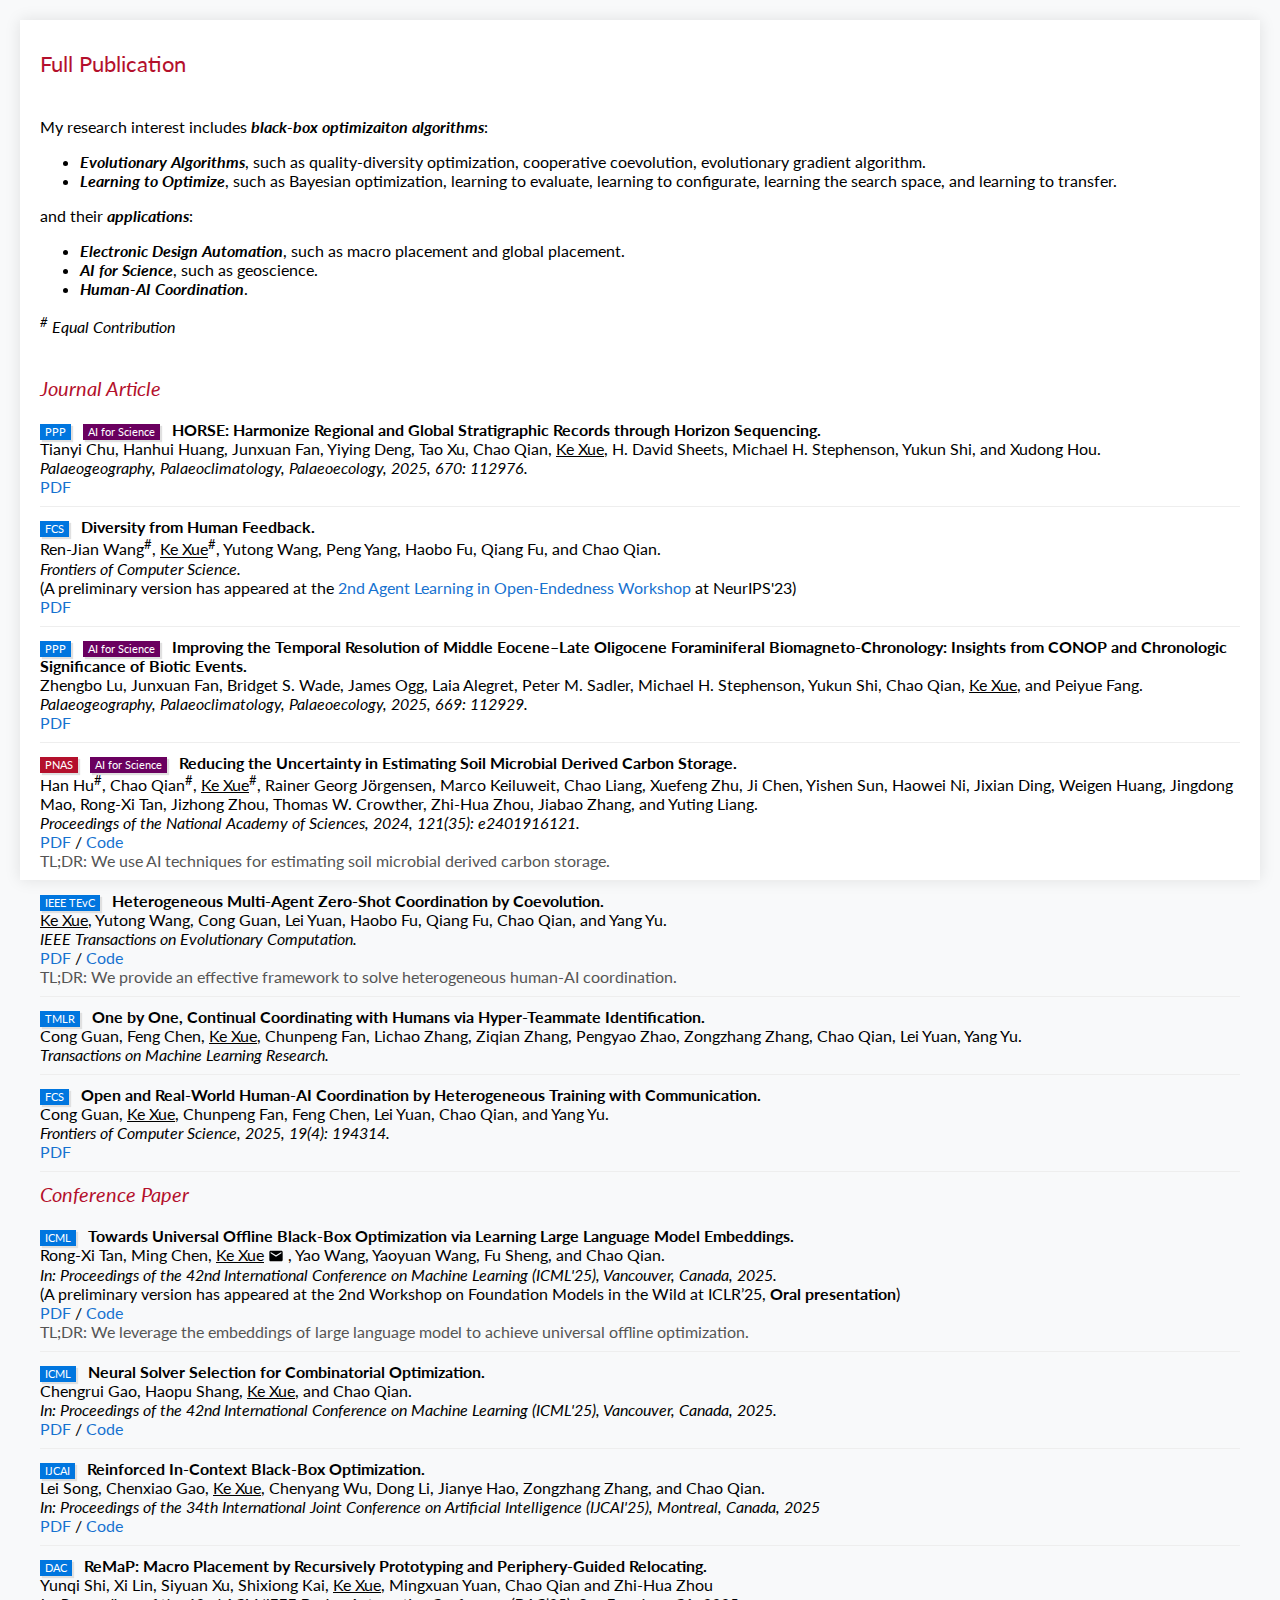
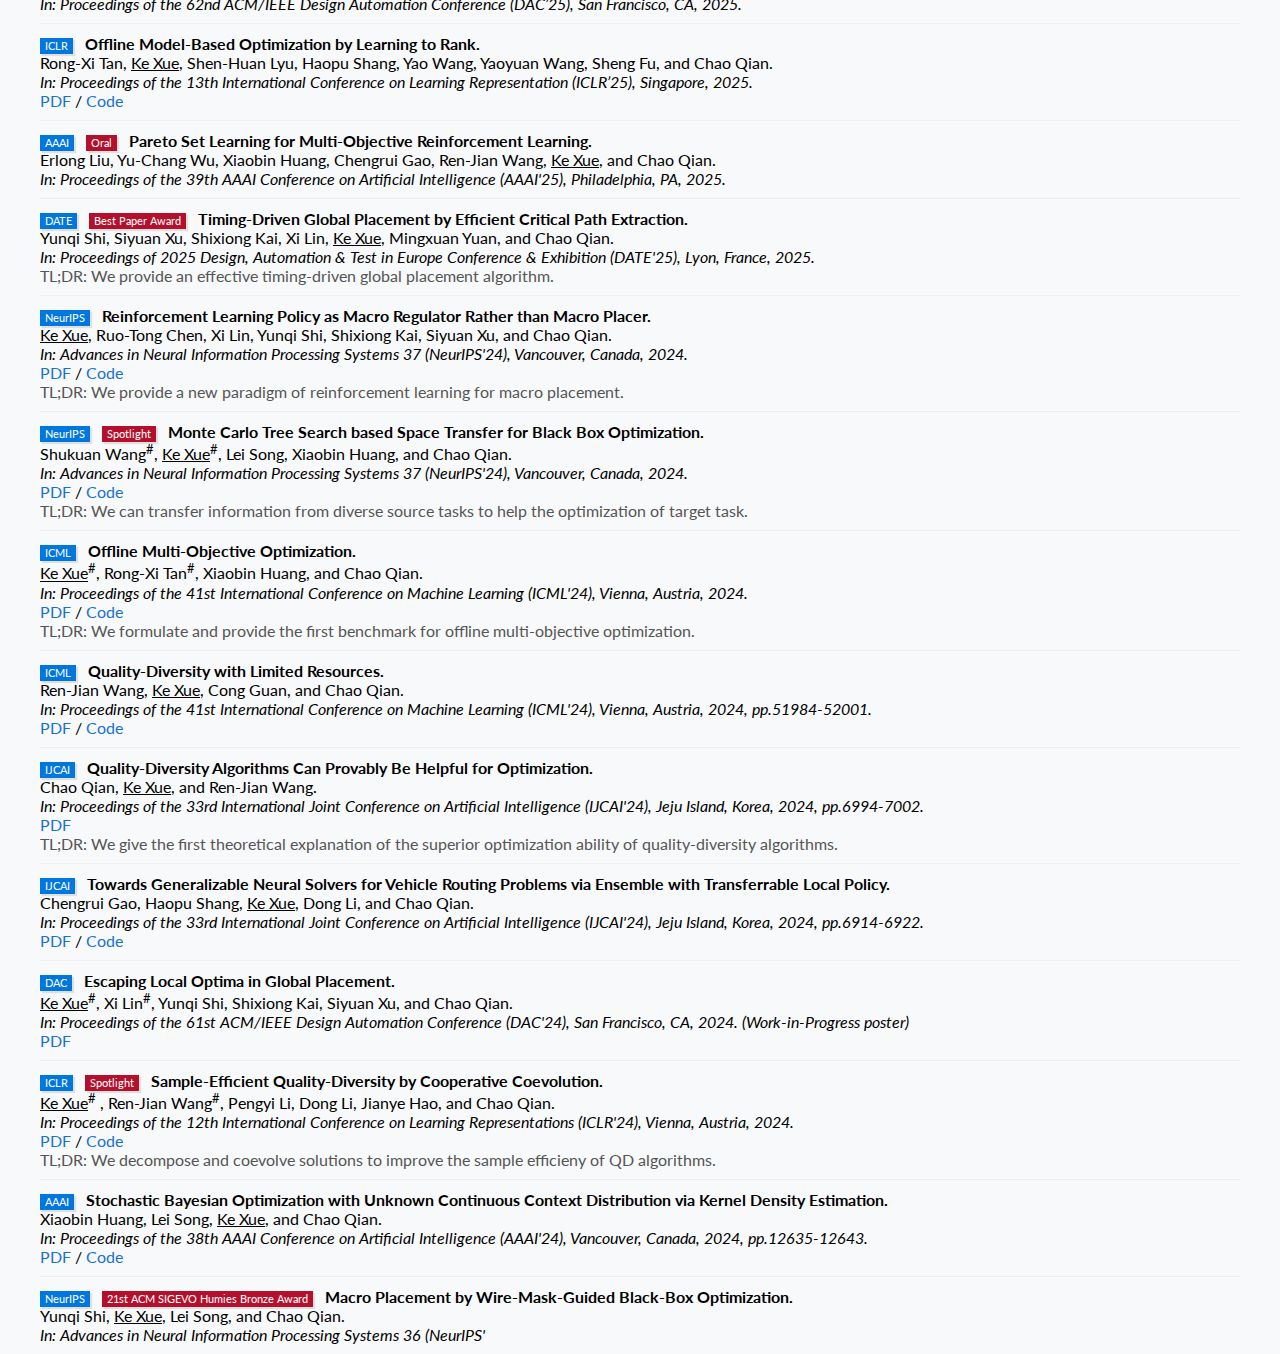
<file: Untitled-1.html>
<!DOCTYPE HTML PUBLIC "-//W3C//DTD HTML 4.01 Transitional//EN">
<!-- https://ibruce.info/2015/04/04/busuanzi/#more -->
<script async src="//busuanzi.ibruce.info/busuanzi/2.3/busuanzi.pure.mini.js"></script>

<html>

<head>
  <meta name=viewport content="width=device-width">
  <meta name="generator" content="HTML Tidy for Linux/x86 (vers 11 February 2007), see www.w3.org">
  <meta name="google-site-verification" content="p7SNRHPF7y83Q-nNBLkrxFhAAosW2t40unwTxByZ0vo" />
  <meta charset="utf-8">

  <style type="text/css">
    /* Color scheme stolen from Sergey Karayev */

    span.tag {
      font-size: 11px;
      color: #FFFFFF;
      /* color: #07889b; */
      background-color: #0076DF;
      box-shadow: 2px 2px 1px #E0E0E0;
      padding: 1px 5px 2px 5px;
    }

    span.wow {
      font-size: 11px;
      color: #FFFFFF;
      /* color: #07889b; */
      background-color: rgb(180, 16, 44);
      box-shadow: 2px 2px 1px #E0E0E0;
      padding: 1px 5px 2px 5px;
    }

    span.area {
      font-size: 11px;
      color: #FFFFFF;
      /* color: #07889b; */
      background-color: rgb(106, 0, 95);
      box-shadow: 2px 2px 1px #E0E0E0;
      padding: 1px 5px 2px 5px;
    }

    a {
      color: #1772d0;
      /* color: #07889b; */
      text-decoration: none;
    }

    a.black {
      color: #000000;
      /* color: #07889b; */
      text-decoration: none;
    }

    a:focus,
    a:hover {
      /* color: #e37222; #f09228; */
      color: rgb(180, 16, 44);
      text-decoration: none;
    }

    body {
      margin: 0;
      padding: 0;
      display: flex;
      justify-content: center; /* 水平居中 */
      min-height: 100vh; /* 确保内容可以垂直滚动 */
      overflow-y: auto; /* 显示垂直滚动条 */
      background-color: #f8f9fa; /* 添加背景色以便于查看边界 */
    }

    .container {
      max-width: 1200px; /* 增大最大宽度 */
      width: 100%; /* 自适应宽度 */
      padding: 20px; /* 内边距 */
      background-color: white; /* 内容背景颜色 */
      margin: 20px 0; /* 上下边距 */
      box-shadow: 0 0 15px rgba(0, 0, 0, 0.1); /* 添加阴影增强视觉效果 */
    }

    td,
    th,
    tr,
    p,
    a {
      font-family: 'Lato', Verdana, Helvetica, sans-serif;
      font-size: 16px
    }

    strong {
      font-family: 'Lato', Verdana, Helvetica, sans-serif;
      font-size: 16px;
    }

    .highlight {
      color: rgb(180, 16, 44);
    }

    heading {
      font-family: 'Lato', Verdana, Helvetica, sans-serif;
      font-size: 22px;
      /* color: #e3225c; */
      color: rgb(180, 16, 44);
      /* color: rgb(117, 15, 109); */
    }

    subheading {
      font-family: 'Lato', Verdana, Helvetica, sans-serif;
      font-size: 20px;
      font-style: italic;
      /* color: #e3225c; */
      color: rgb(180, 16, 44);
    }

    papertitle {
      font-family: 'Lato', Verdana, Helvetica, sans-serif;
      font-size: 16px;
      font-weight: bold;
    }

    name {
      font-family: 'Lato', Verdana, Helvetica, sans-serif;
      font-size: 32px;
    }

    .footer {
      font-family: 'Lato', Verdana, Helvetica, sans-serif;
      font-size: 14px;
      opacity: 0.75;
      color: #777;
    }

    .one {
      width: 160px;
      height: 160px;
      position: relative;
    }

    .two {
      width: 160px;
      height: 160px;
      position: absolute;
      transition: opacity .2s ease-in-out;
      -moz-transition: opacity .2s ease-in-out;
      -webkit-transition: opacity .2s ease-in-out;
    }

    .fade {
      transition: opacity .2s ease-in-out;
      -moz-transition: opacity .2s ease-in-out;
      -webkit-transition: opacity .2s ease-in-out;
    }

    span.highlight {
      background-color: #ffffd0;
    }

    span.artifact {
      color: #6cb41b;
      padding: 1px;
    }

    span.underline {
      border-bottom: 1px solid black;
      padding-bottom: 1px;
    }

    span.tldr {
      color: #555555;
    }

    em.highlight {
      color: #e37222;
    }

    .shadow-box {
      display: inline-block;
      padding: 0px;
      border-radius: 8px;
      box-shadow: 0 4px 8px rgba(0, 0, 0, 0.2);
      transition: transform 0.3s;
    }

    .shadow-box:hover {
      transform: scale(1.05);
    }

    img {
      border-radius: 8px;
      display: block;
      max-width: 100%; /* 图片最大宽度为容器宽度 */
      height: auto; /* 高度自适应 */
    }

    .caption {
      font-size: 14px; /* 小字的字体大小 */
      color: #555; /* 字体颜色 */
      text-align: center; /* 使文本居中 */
      margin-top: 10px; /* 上方间距 */
    }
    
    /* 添加平滑滚动效果 */
    html {
      scroll-behavior: smooth;
    }
    
    /* 优化表格布局 */
    table {
      width: 100%;
      border-collapse: collapse;
      margin-bottom: 20px;
    }
    
    td {
      padding: 10px 0;
      vertical-align: top;
    }
    
    /* 优化出版物条目的间距 */
    .publication-item {
      margin-bottom: 25px;
      padding-bottom: 20px;
      border-bottom: 1px solid #eee;
    }
    
    .publication-item:last-child {
      border-bottom: none;
    }
  </style>
  <link rel="icon" type="image/png" href="images/music.ico">
  <title>Ke Xue @ NJU</title>
  <meta http-equiv="Content-Type" content="text/html; charset=utf-8">
  <link rel="icon" sizes="192x192" href="nju_official.png">
  <link href='https://fonts.googleapis.com/css?family=Lato:400,700,400italic,700italic' rel='stylesheet'
    type='text/css'>
</head>

<body>
  <div class="container">

    <table width="100%" align="center" border="0" cellspacing="0" cellpadding="12">
      <tr>
        <td>
          <heading>Full Publication</heading>
        </td>
      </tr>
    </table>

    <table width="100%" align="center" border="0" cellpadding="12" style="table-layout:auto;">
      <tr>
        <td>
          My research interest includes <i><b>black-box optimizaiton algorithms</b></i>:
          <ul>
            <li><i><b>Evolutionary Algorithms</b></i>, such as quality-diversity optimization, cooperative coevolution,
              evolutionary gradient algorithm. </li>
            <li><i><b>Learning to Optimize</b></i>, such as Bayesian optimization, learning to evaluate, learning to
              configurate, learning the search space, and learning to transfer.</li>
          </ul>
          and their <i><b>applications</b></i>:
          <ul>
            <li><i><b>Electronic Design Automation</b></i>, such as macro placement and global placement.</li>
            <li><i><b>AI for Science</b></i>, such as geoscience.</li>
            <li><i><b>Human-AI Coordination</b></i>.</li>
          </ul>
          <i><sup>#</sup> Equal Contribution
        </td>
      </tr>
    </table>

    <table width="100%" align="center" border="0" cellpadding="12" style="table-layout:auto;">

      <td>
        <subheading>Journal Article</subheading>
      </td>


      <tr class="publication-item">
        <td valign="center">
          <span class="tag">PPP</span>&nbsp;&nbsp;
          <span class="area">AI for Science</span>&nbsp;&nbsp;
          <papertitle>HORSE: Harmonize Regional and Global Stratigraphic Records through Horizon Sequencing.</papertitle>
          <br>
          Tianyi Chu, Hanhui Huang, Junxuan Fan, Yiying Deng, Tao Xu, Chao Qian, <u>Ke Xue</u>, H. David Sheets, Michael
          H. Stephenson, Yukun Shi, and Xudong Hou.
          <br>
          <i>Palaeogeography, Palaeoclimatology, Palaeoecology, 2025, 670: 112976.</i>
          <br>
          <a href="https://www.sciencedirect.com/science/article/pii/S0031018225002615?via%3Dihub">PDF</a>
          <br>
        </td>
      </tr>

      <tr class="publication-item">
        <td valign="center">
          <span class="tag">FCS</span>&nbsp;&nbsp;
          <papertitle>Diversity from Human Feedback.</papertitle>
          <br>
          Ren-Jian Wang<sup>#</sup>, <u>Ke Xue</u><sup>#</sup>, Yutong Wang, Peng Yang, Haobo Fu, Qiang Fu, and Chao
          Qian.
          <br>
          <i>Frontiers of Computer Science.</i>
          <br>
          (A preliminary version has appeared at the <a href="https://sites.google.com/view/aloe2023/home">2nd Agent
            Learning in Open-Endedness Workshop</a> at NeurIPS'23)
          <br>
          <a href="https://arxiv.org/abs/2310.06648">PDF</a>
          <br>
        </td>
      </tr>


      <tr class="publication-item">
        <td valign="center">
          <span class="tag">PPP</span>&nbsp;&nbsp;
          <span class="area">AI for Science</span>&nbsp;&nbsp;
          <papertitle>Improving the Temporal Resolution of Middle Eocene–Late Oligocene Foraminiferal
            Biomagneto-Chronology: Insights from CONOP and Chronologic Significance of Biotic Events.</papertitle>
          <br>
          Zhengbo Lu, Junxuan Fan, Bridget S. Wade, James Ogg, Laia Alegret, Peter M. Sadler, Michael H. Stephenson,
          Yukun Shi, Chao Qian, <u>Ke Xue</u>, and Peiyue Fang.
          <br>
          <i>Palaeogeography, Palaeoclimatology, Palaeoecology, 2025, 669: 112929.</i>
          <br>
          <a href="https://www.sciencedirect.com/science/article/pii/S0031018225002147">PDF</a>
          <br>
        </td>
      </tr>

      <tr class="publication-item">
        <td valign="center">
          <span class="wow">PNAS</span>&nbsp;&nbsp;
          <span class="area">AI for Science</span>&nbsp;&nbsp;
          <papertitle>Reducing the Uncertainty in Estimating Soil Microbial Derived Carbon Storage.</papertitle>
          <br>
          Han Hu<sup>#</sup>, Chao Qian<sup>#</sup>, <u>Ke Xue</u><sup>#</sup>, Rainer Georg Jörgensen, Marco
          Keiluweit, Chao Liang, Xuefeng Zhu, Ji Chen, Yishen Sun, Haowei Ni, Jixian Ding, Weigen Huang, Jingdong Mao,
          Rong-Xi Tan, Jizhong Zhou, Thomas W. Crowther, Zhi-Hua Zhou, Jiabao Zhang, and Yuting Liang.
          <br>
          <i>Proceedings of the National Academy of Sciences, 2024, 121(35): e2401916121.</i>
          <br>
          <a href="https://www.pnas.org/doi/10.1073/pnas.2401916121">PDF</a> /
          <a href="https://anonymous.4open.science/r/soil_code/README.md">Code</a>
          <br>
          <span class="tldr">TL;DR: We use AI techniques for estimating soil microbial derived carbon storage.
          </span>
        </td>
      </tr>

      <tr class="publication-item">
        <td valign="center">
          <span class="tag">IEEE TEvC</span>&nbsp;&nbsp;
          <papertitle>Heterogeneous Multi-Agent Zero-Shot Coordination by Coevolution.  </papertitle>
          <br>
          <u>Ke Xue</u>, Yutong Wang, Cong Guan, Lei Yuan, Haobo Fu, Qiang Fu, Chao Qian, and Yang Yu.
          <br>
          <i>IEEE Transactions on Evolutionary Computation. </i>
          <br>
          <a href="https://ieeexplore.ieee.org/document/10730789">PDF</a> /
          <a href="https://github.com/lamda-bbo/maze">Code</a>
          <br>
          <span class="tldr">TL;DR: We provide an effective framework to solve heterogeneous human-AI coordination.
          </span>
        </td>
      </tr>

      <tr class="publication-item">
        <td valign="center">
          <span class="tag">TMLR</span>&nbsp;&nbsp;
          <papertitle>One by One, Continual Coordinating with Humans via Hyper-Teammate Identification.</papertitle>
          <br>
          Cong Guan, Feng Chen, <u>Ke Xue</u>, Chunpeng Fan, Lichao Zhang, Ziqian Zhang, Pengyao Zhao, Zongzhang Zhang,
          Chao Qian, Lei Yuan, Yang Yu.
          <br>
          <i>Transactions on Machine Learning Research.</i>
          <br>
        </td>
      </tr>


      <tr class="publication-item">
        <td valign="center">
          <span class="tag">FCS</span>&nbsp;&nbsp;
          <papertitle>Open and Real-World Human-AI Coordination by Heterogeneous Training with Communication.</papertitle>
          <br>
          Cong Guan, <u>Ke Xue</u>, Chunpeng Fan, Feng Chen, Lei Yuan, Chao Qian, and Yang Yu.
          <br>
          <i>Frontiers of Computer Science, 2025, 19(4): 194314.</i>
          <br>
          <a href="https://journal.hep.com.cn/fcs/EN/10.1007/s11704-024-3797-6">PDF</a>
          <br>
        </td>
      </tr>

      <tr>
        <td>
          <subheading>Conference Paper</subheading>
        </td>
      </tr>
      <tr class="publication-item">
        <td valign="center">
          <span class="tag">ICML</span>&nbsp;&nbsp;
          <papertitle>Towards Universal Offline Black-Box Optimization via Learning Large Language Model
            Embeddings.</papertitle>
          <br>
          Rong-Xi Tan, Ming Chen,
          <u>Ke Xue</u>
          <svg xmlns="http://www.w3.org/2000/svg" viewBox="0 0 24 24" width="16" height="16"
            style="margin-right:4px; vertical-align:middle; transform: translateY(-1px);">
            <path d="M20 4H4c-1.1 0-1.99.9-1.99 2L2 18c0 1.1.9 2 2 2h16c1.1 0 2-.9 2-2V6c0-1.1-.9-2-2-2zm0 4l-8 5-8-5V6l8 5 8-5v2z" />
          </svg>,
          Yao Wang, Yaoyuan Wang, Fu Sheng, and Chao Qian.
          <br>
          <i>In: Proceedings of the 42nd International Conference on Machine Learning (ICML'25), Vancouver, Canada,
            2025.</i>
          <br>
          (A preliminary version has appeared at the 2nd Workshop on Foundation Models in the Wild at ICLR’25, <b>Oral
            presentation</b>)
          <br>
          <a href="https://openreview.net/forum?id=NOV32X1Rq3">PDF</a> /
          <a href="https://github.com/trxcc/universal-offline-bbo">Code</a>
          <br>
          <span class="tldr">TL;DR: We leverage the embeddings of large language model to achieve universal offline
            optimization.
          </span>
        </td>
      </tr>

      <tr class="publication-item">
        <td valign="center">
          <span class="tag">ICML</span>&nbsp;&nbsp;
          <papertitle>Neural Solver Selection for Combinatorial Optimization.</papertitle>
          <br>
          Chengrui Gao, Haopu Shang, <u>Ke Xue</u>, and Chao Qian.
          <br>
          <i>In: Proceedings of the 42nd International Conference on Machine Learning (ICML'25), Vancouver, Canada,
            2025.</i>
          <br>
          <a href="https://openreview.net/forum?id=e0OFWfvLCO">PDF</a> /
          <a href="https://github.com/lamda-bbo/neural-solver-selection">Code</a>
          <br>
        </td>
      </tr>

      <tr class="publication-item">
        <td valign="center">
          <span class="tag">IJCAI</span>&nbsp;&nbsp;
          <papertitle>Reinforced In-Context Black-Box Optimization.</papertitle>
          <br>
          Lei Song, Chenxiao Gao, <u>Ke Xue</u>, Chenyang Wu, Dong Li, Jianye Hao, Zongzhang Zhang, and Chao Qian.
          <br>
          <i>In: Proceedings of the 34th International Joint Conference on Artificial Intelligence (IJCAI'25), Montreal,
            Canada, 2025</i>
          <br>
          <a href="https://arxiv.org/abs/2402.17423">PDF</a> /
          <a href="https://github.com/songlei00/RIBBO">Code</a>
          <br>
        </td>
      </tr>

      <tr class="publication-item">
        <td valign="center">
          <span class="tag">DAC</span>&nbsp;&nbsp;
          <papertitle>ReMaP: Macro Placement by Recursively Prototyping and Periphery-Guided Relocating. </papertitle>
          <br>
          Yunqi Shi, Xi Lin, Siyuan Xu, Shixiong Kai, <u>Ke Xue</u>, Mingxuan Yuan, Chao Qian and Zhi-Hua Zhou
          <br>
          <i> In: Proceedings of the 62nd ACM/IEEE Design Automation Conference (DAC’25), San Francisco, CA, 2025.</i>
          <br>
        </td>
      </tr>

      <tr class="publication-item">
        <td valign="center">
          <span class="tag">ICLR</span>&nbsp;&nbsp;
          <papertitle>Offline Model-Based Optimization by Learning to Rank. </papertitle>
          <br>
          Rong-Xi Tan, <u>Ke Xue</u>, Shen-Huan Lyu, Haopu Shang, Yao Wang, Yaoyuan Wang, Sheng Fu, and Chao Qian.
          <br>
          <i> In: Proceedings of the 13th International Conference on Learning Representation (ICLR’25), Singapore,
            2025.</i>
          <br>
          <a href="https://arxiv.org/abs/2410.11502">PDF</a> /
          <a href="https://github.com/trxcc/Offline-RaM">Code</a>
          <br>
        </td>
      </tr>


      <tr class="publication-item">
        <td valign="center">
          <span class="tag">AAAI</span>&nbsp;&nbsp;
          <span class="wow"> Oral</span>&nbsp;&nbsp;
          <papertitle>Pareto Set Learning for Multi-Objective Reinforcement Learning. </papertitle>
          <br>
          Erlong Liu, Yu-Chang Wu, Xiaobin Huang, Chengrui Gao, Ren-Jian Wang, <u>Ke Xue</u>, and Chao Qian.
          <br>
          <i> In: Proceedings of the 39th AAAI Conference on Artificial Intelligence (AAAI'25), Philadelphia, PA,
            2025. </i>
          <br>
        </td>
      </tr>


      <tr class="publication-item">
        <td valign="center">
          <span class="tag">DATE</span>&nbsp;&nbsp;
          <span class="wow"> Best Paper Award</span>&nbsp;&nbsp;
          <papertitle>Timing-Driven Global Placement by Efficient Critical Path Extraction. </papertitle>
          <br>
          Yunqi Shi, Siyuan Xu, Shixiong Kai, Xi Lin, <u>Ke Xue</u>, Mingxuan Yuan, and Chao Qian.
          <br>
          <i> In: Proceedings of 2025 Design, Automation & Test in Europe Conference & Exhibition (DATE'25), Lyon,
            France, 2025. </i>
          <br>
          <span class="tldr">TL;DR: We provide an effective timing-driven global placement algorithm.
          </span>
        </td>
      </tr>

      <tr class="publication-item">
        <td valign="center">
          <span class="tag">NeurIPS</span>&nbsp;&nbsp;
          <papertitle>Reinforcement Learning Policy as Macro Regulator Rather than Macro Placer.</papertitle>
          <br>
          <u>Ke Xue</u>, Ruo-Tong Chen, Xi Lin, Yunqi Shi, Shixiong Kai, Siyuan Xu, and Chao Qian.
          <br>
          <i> In: Advances in Neural Information Processing Systems 37 (NeurIPS'24), Vancouver, Canada, 2024.</i>
          <br>
          <a href="https://openreview.net/forum?id=jeWZStUavo">PDF</a> /
          <a href="https://github.com/lamda-bbo/macro-regulator">Code</a>
          <br>
          <span class="tldr">TL;DR: We provide a new paradigm of reinforcement learning for macro placement.
          </span>
        </td>
      </tr>

      <tr class="publication-item">
        <td valign="center">
          <span class="tag">NeurIPS</span>&nbsp;&nbsp;
          <span class="wow"> Spotlight</span>&nbsp;&nbsp;
          <papertitle>Monte Carlo Tree Search based Space Transfer for Black Box Optimization.</papertitle>
          <br>
          Shukuan Wang<sup>#</sup>, <u>Ke Xue</u><sup>#</sup>, Lei Song, Xiaobin Huang, and Chao Qian.
          <br>
          <i> In: Advances in Neural Information Processing Systems 37 (NeurIPS'24), Vancouver, Canada, 2024.</i>
          <br>
          <a href="https://openreview.net/forum?id=T5UfIfmDbq">PDF</a> /
          <a href="https://github.com/lamda-bbo/mcts-transfer">Code</a>
          <br>
          <span class="tldr">TL;DR: We can transfer information from diverse source tasks to help the optimization of target task.
          </span>
        </td>
      </tr>

      <tr class="publication-item">
        <td valign="center">
          <span class="tag">ICML</span>&nbsp;&nbsp;
          <papertitle>Offline Multi-Objective Optimization.</papertitle>
          <br>
          <u>Ke Xue</u><sup>#</sup>, Rong-Xi Tan<sup>#</sup>, Xiaobin Huang, and Chao Qian.
          <br>
          <i> In: Proceedings of the 41st International Conference on Machine Learning (ICML'24), Vienna, Austria,
            2024.</i>
          <br>
          <a href="https://openreview.net/pdf?id=3AuoStfUIH">PDF</a> /
          <a href="https://github.com/lamda-bbo/offline-moo">Code</a>
          <br>
          <span class="tldr">TL;DR: We formulate and provide the first benchmark for offline multi-objective optimization.
          </span>
        </td>
      </tr>

      <tr class="publication-item">
        <td valign="center">
          <span class="tag">ICML</span>&nbsp;&nbsp;
          <papertitle>Quality-Diversity with Limited Resources.</papertitle>
          <br>
          Ren-Jian Wang, <u>Ke Xue</u>, Cong Guan, and Chao Qian.
          <br>
          <i>In: Proceedings of the 41st International Conference on Machine Learning (ICML'24), Vienna, Austria, 2024,
            pp.51984-52001. </i>
          <br>
          <a href="https://openreview.net/pdf?id=64I29YeQdt">PDF</a> /
          <a href="https://github.com/lamda-bbo/RefQD">Code</a>
          <br>
        </td>
      </tr>

      <tr class="publication-item">
        <td valign="center">
          <span class="tag">IJCAI</span>&nbsp;&nbsp;
          <papertitle>Quality-Diversity Algorithms Can Provably Be Helpful for Optimization.</papertitle>
          <br>
          Chao Qian, <u>Ke Xue</u>, and Ren-Jian Wang.
          <br>
          <i>In: Proceedings of the 33rd International Joint Conference on Artificial Intelligence (IJCAI'24), Jeju
            Island, Korea, 2024, pp.6994-7002.  </i>
          <br>
          <a href="https://arxiv.org/abs/2401.10539">PDF</a>
          <br>
          <span class="tldr">TL;DR: We give the first theoretical explanation of the superior optimization ability of
            quality-diversity algorithms.
          </span>
        </td>
      </tr>

      <tr class="publication-item">
        <td valign="center">
          <span class="tag">IJCAI</span>&nbsp;&nbsp;
          <papertitle>Towards Generalizable Neural Solvers for Vehicle Routing Problems via Ensemble with Transferrable
            Local Policy. </papertitle>
          <br>
          Chengrui Gao, Haopu Shang, <u>Ke Xue</u>, Dong Li, and Chao Qian.
          <br>
          <i>In: Proceedings of the 33rd International Joint Conference on Artificial Intelligence (IJCAI'24), Jeju
            Island, Korea, 2024, pp.6914-6922.</i>
          <br>
          <a href="https://arxiv.org/abs/2308.14104">PDF</a> /
          <a href="https://github.com/lamda-bbo/ELG">Code</a>
          <br>
        </td>
      </tr>


      <tr class="publication-item">
        <td valign="center">
          <span class="tag">DAC</span>&nbsp;&nbsp;
          <papertitle>Escaping Local Optima in Global Placement.
          </papertitle>
          <br>
          <u>Ke Xue</u><sup>#</sup>, Xi Lin<sup>#</sup>, Yunqi Shi, Shixiong Kai, Siyuan Xu, and Chao Qian.
          <br>
          <i> In: Proceedings of the 61st ACM/IEEE Design Automation Conference (DAC'24), San Francisco, CA, 2024.
            (Work-in-Progress poster) </i>
          <br>
          <a href="https://arxiv.org/abs/2402.18311">PDF</a>
          <br>
        </td>
      </tr>

      <tr class="publication-item">
        <td valign="center">
          <span class="tag">ICLR</span>&nbsp;&nbsp;
          <span class="wow"> Spotlight</span>&nbsp;&nbsp;
          <papertitle>Sample-Efficient Quality-Diversity by Cooperative Coevolution. </papertitle>
          <br>
          <u>Ke Xue</u><sup>#</sup> , Ren-Jian Wang<sup>#</sup>, Pengyi Li, Dong Li, Jianye Hao, and Chao Qian.
          <br>
          <i>In: Proceedings of the 12th International Conference on Learning Representations (ICLR'24), Vienna,
            Austria, 2024. </i>
          <br>
          <a href="https://openreview.net/pdf?id=JDud6zbpFv">PDF</a> /
          <a href="https://github.com/lamda-bbo/RefQD">Code</a>
          <br>
          <span class="tldr">TL;DR: We decompose and coevolve solutions to improve the sample efficieny of QD algorithms.
          </span>
        </td>
      </tr>


      <tr class="publication-item">
        <td valign="center">
          <span class="tag">AAAI</span>&nbsp;&nbsp;
          <papertitle>Stochastic Bayesian Optimization with Unknown Continuous Context Distribution via Kernel Density
            Estimation.</papertitle>
          <br>
          Xiaobin Huang, Lei Song, <u>Ke Xue</u>, and Chao Qian.
          <br>
          <i>In: Proceedings of the 38th AAAI Conference on Artificial Intelligence (AAAI'24), Vancouver, Canada, 2024,
            pp.12635-12643.</i>
          <br>
          <a href="https://ojs.aaai.org/index.php/AAAI/article/view/29158">PDF</a> /
          <a href="https://github.com/lamda-bbo/sbokde">Code</a>
          <br>
        </td>
      </tr>

      <tr class="publication-item">
        <td valign="center">
          <span class="tag">NeurIPS</span>&nbsp;&nbsp;
          <span class="wow">21st ACM SIGEVO Humies Bronze Award</span>&nbsp;&nbsp;
          <papertitle>Macro Placement by Wire-Mask-Guided Black-Box Optimization.
          </papertitle>
          <br>
          Yunqi Shi, <u>Ke Xue</u>, Lei Song, and Chao Qian.
          <br>
          <i> In: Advances in Neural Information Processing Systems 36 (NeurIPS'
</file>
